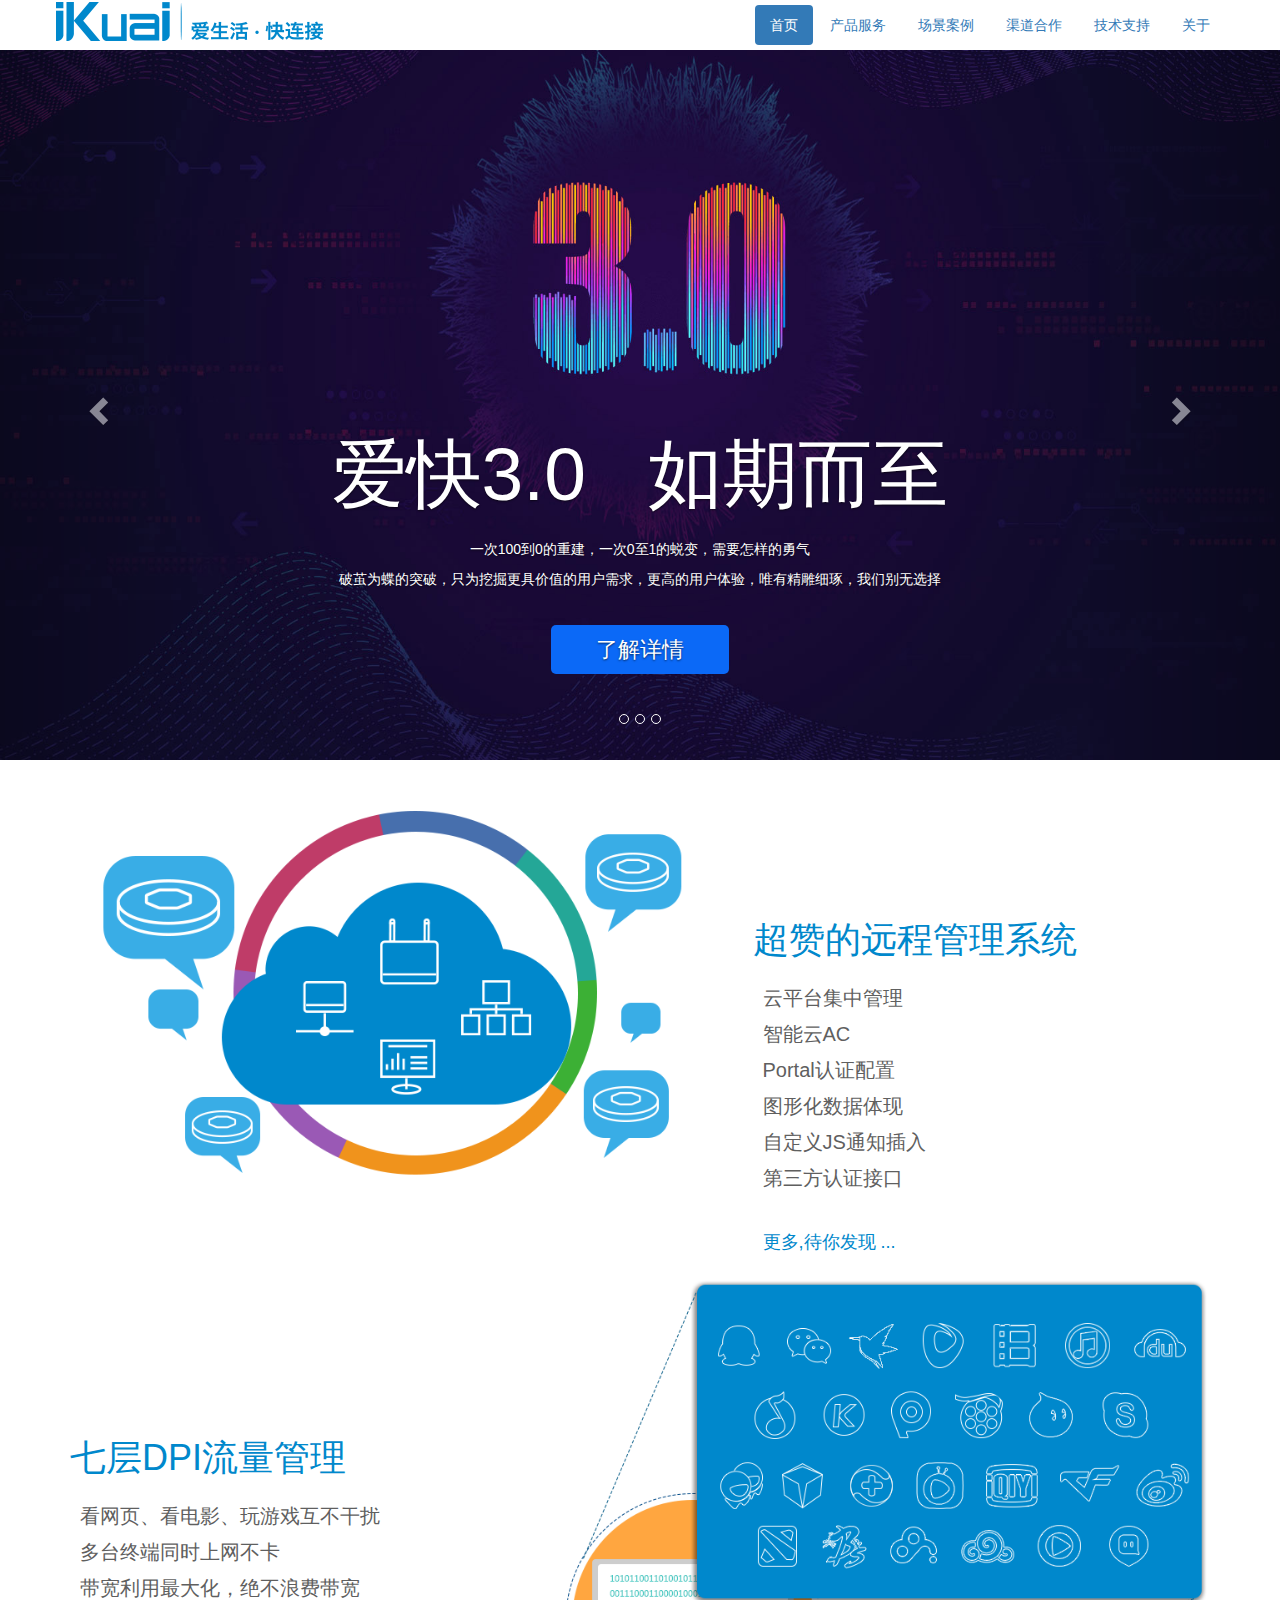
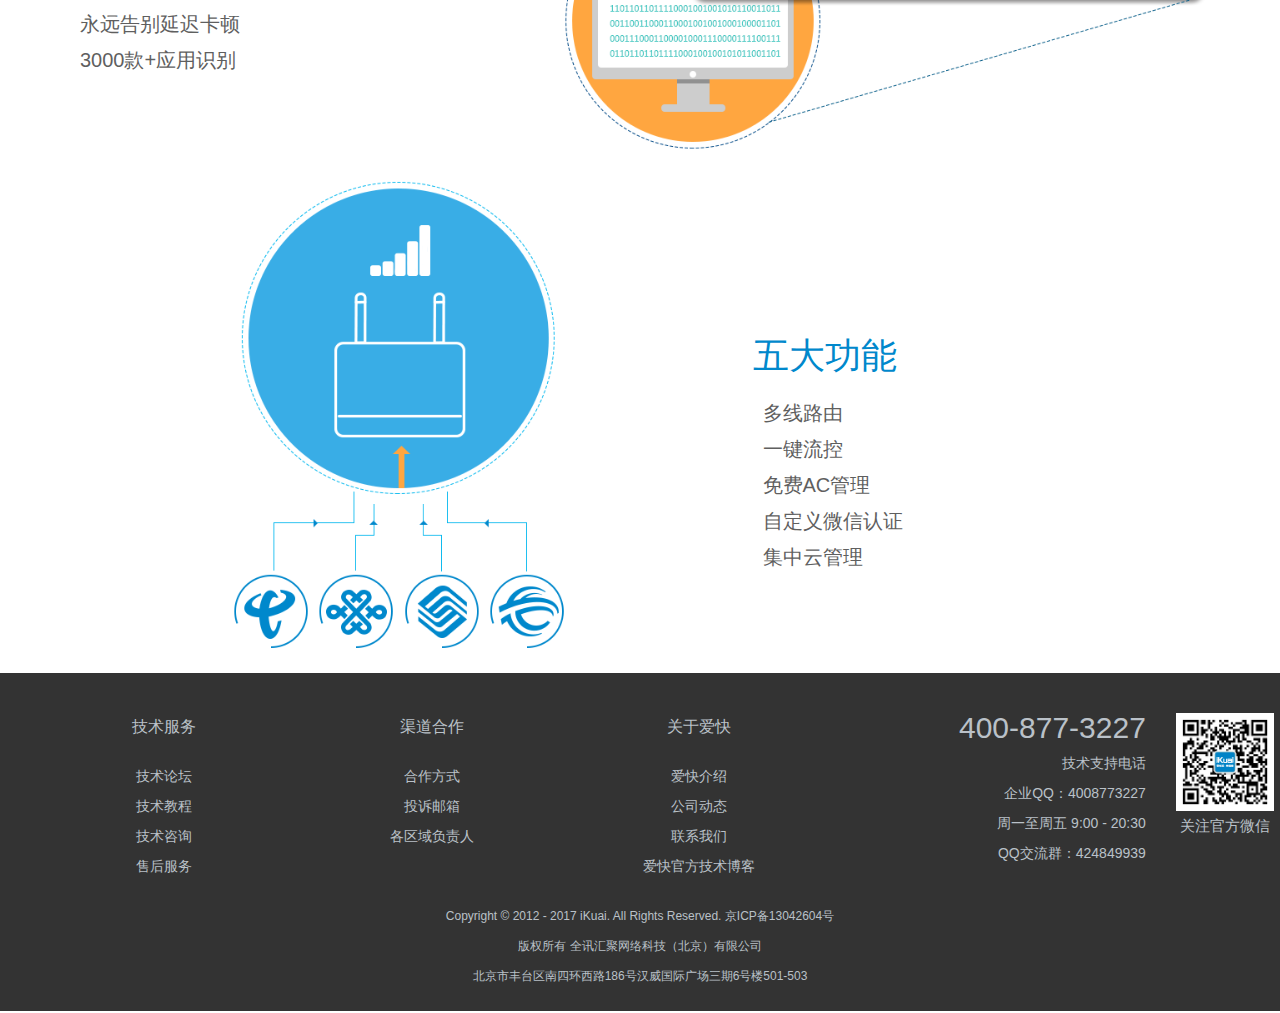
<file: WebContent/template/index.html>
<!DOCTYPE html>
<html>
	<head>
		<meta charset="UTF-8">
		<title>首页</title>
		<!--先引用jq在引用bootstrap-->
		<link rel="stylesheet" href="../assets/bootstrap/css/bootstrap.min.css" />
		<script type="text/javascript" src="../assets/bootstrap/js/jquery-1.11.1.min.js"></script>
		<link rel="stylesheet" href="../assets/bootstrap/css/style.css" />
		<script type="text/javascript" src="../assets/bootstrap/js/bootstrap.min.js"></script>
	</head>
	<body>
		
		<!--导航-->
		<div class="head_iframe">
			<iframe align="center" width="100%" height="50px" src="head.html" frameborder="no" marginwidth="0" marginheight="0" scrolling="no"></iframe>
		</div>
		<!--     轮播图        -->
		<div class="container img_box">
			<!--
				carousel:轮播图
				slide:滑动
			-->
			<div class="carousel slide" id="my-carousel" data-ride="carousel">
				<!--
					游标点
					carousel-indicators:游标样式
				-->
				<ol class="carousel-indicators">
					<!-- 通过调用carousel js函数或者通过一些属性处理来实现
						data-target:指定对应的轮播组件的id
						#my-carousel:选择器语法，对应ID选择器，表示找到id为my-carousel的元素
						data-slide-to:指定对应的图片索引号，索引号从0开始
					-->
					<li data-target="#my-carousel" data-slide-to="0"></li>
					<li data-target="#my-carousel" data-slide-to="1"></li>
					<li data-target="#my-carousel" data-slide-to="2"></li>
				</ol>
				<!--  
					轮播图片
					carousel-inner:图片的样式处理，会将对应的轮播图片放入一个dic中切换显示
					item:轮播图
					carousel-caption:图片上的标题处理
					active:激活图片显示
				  -->
				<div class="carousel-inner" role="listbox">
					
					<div class="item  active">
						<img src="../assets/img/03_dem_01.jpg" />
						<div class="carousel-caption">
							<p class="listbox_caption">爱快3.0&nbsp;&nbsp;&nbsp;如期而至</p>
							<p>一次100到0的重建，一次0至1的蜕变，需要怎样的勇气</p>
							<p>破茧为蝶的突破，只为挖掘更具价值的用户需求，更高的用户体验，唯有精雕细琢，我们别无选择</p>
							<div class="go_detail">
								<a href="#">了解详情</a>
							</div>
						</div>
					</div>
					
					<div class="item">
						<img src="../assets/img/02_background_2.jpg" />
						
					</div>

					<div class="item">
						<img src="../assets/img/lunbo1.png" />
						
					</div>
				</div>
				<!--
					左右切换
					1.添加a链接，并增加样式
					2.字体图标使用规则：1.添加span 实现字体图标<>
					data-slide函数的数据处理prev  next
				-->
				<a class="left carousel-control" href="#my-carousel" role="button" data-slide="prev">
					<span class="glyphicon glyphicon-chevron-left"></span>
					<span class="sr-only">Previous</span>
				</a>
				<a class="right carousel-control" href="#my-carousel" role="button" data-slide="next">
					<span class="glyphicon glyphicon-chevron-right"></span>
					<span class="sr-only">Next</span>
				</a>
			</div>
		</div>
		
		
		<!--   产品      -->
		<div class="container product">
			<div class="row item">
				<div class="col-md-7">
					<img class="img-responsive" src="../assets/img/29_indexB-img04.png" /><br />
				</div>
				<div class="col-md-5 pro_txt">
					<h3>超赞的远程管理系统</h3>
					<p>
                   	 云平台集中管理
                    <br/>智能云AC
                    <br/>Portal认证配置
                    <br/>图形化数据体现
                    <br/>自定义JS通知插入
                    <br/>第三方认证接口
               	  </p>
                  <p style=" font-size:18px; color:#0088cc;">更多,待你发现 ...</p>
				</div>
			</div>
			
			<div class="row item pro_bag">
				<div class="col-md-5 pro_txt">
					<h3>七层DPI流量管理</h3>
					 <p>
                    	看网页、看电影、玩游戏互不干扰<br>
						多台终端同时上网不卡<br>
						带宽利用最大化，绝不浪费带宽<br>
						永远告别延迟卡顿<br>
						3000款+应用识别<br>
                  	</p>
				</div>
				<div class="col-md-7">
					<img class="img-responsive" src="../assets/img/30_indexB-img01.png" /><br />
				</div>
			</div>
			
			<div class="row item">
				<div class="col-md-7">
					<img class="img-responsive" src="../assets/img/31_indexB-img02.png" /><br />
				</div>
				<div class="col-md-5 pro_txt">
					<h3>五大功能</h3>
					 <p>
                    	多线路由<br>
						一键流控<br>
						免费AC管理<br>
						自定义微信认证<br>
						集中云管理
                  	</p>
				</div>
			</div>
			
		</div>
		
		
		
		<!--尾部-->
        <iframe align="center" width="100%" height="340px" src="foot.html"  frameborder="no" marginwidth="0" marginheight="0" scrolling="no"></iframe>
   		
	</body>
</html>
</file>
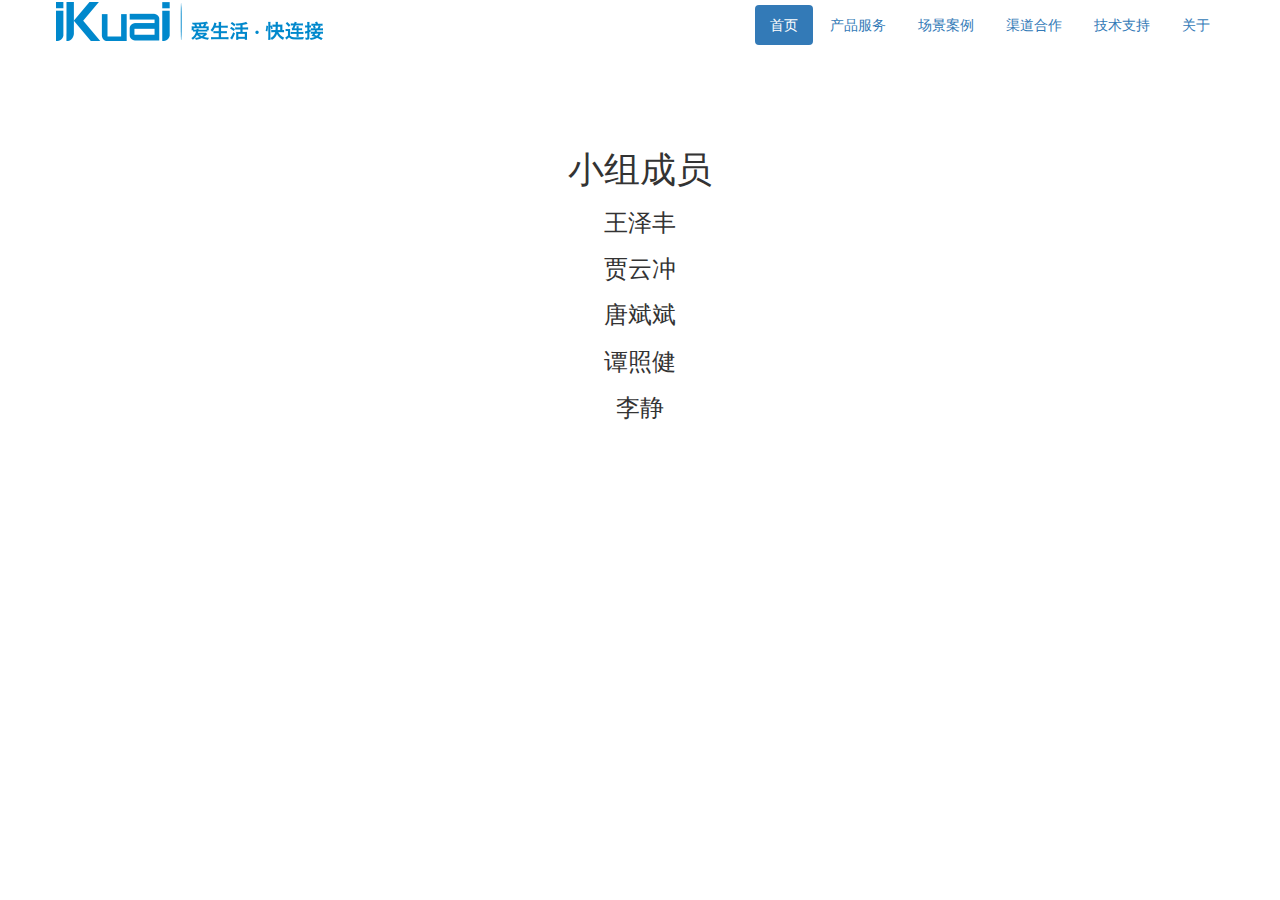
<file: WebContent/template/about.html>
<!DOCTYPE html>
<html>
	<head>
		<meta charset="UTF-8">
		<title></title>
		<!--先引用jq在引用bootstrap-->
		<link rel="stylesheet" href="../assets/bootstrap/css/bootstrap.min.css" />
		<script type="text/javascript" src="../assets/bootstrap/js/jquery-1.11.1.min.js"></script>
		<link rel="stylesheet" href="../assets/bootstrap/css/style.css" />
		<script type="text/javascript" src="../assets/bootstrap/js/bootstrap.min.js"></script>
	</head>
	<body>
		<!--导航-->
		<div class="head_iframe">
        	<iframe align="center" width="100%" height="50px" src="head.html"  frameborder="no" marginwidth="0" marginheight="0" scrolling="no"></iframe>
   		</div>
		<div align="center" style="margin-top: 100px;">
			<h1>小组成员</h1>
			<h3>王泽丰</h3>
			<h3>贾云冲</h3>
			<h3>唐斌斌</h3>
			<h3>谭照健</h3>
			<h3>李静</h3>
		</div>
	</body>
</html>
</file>
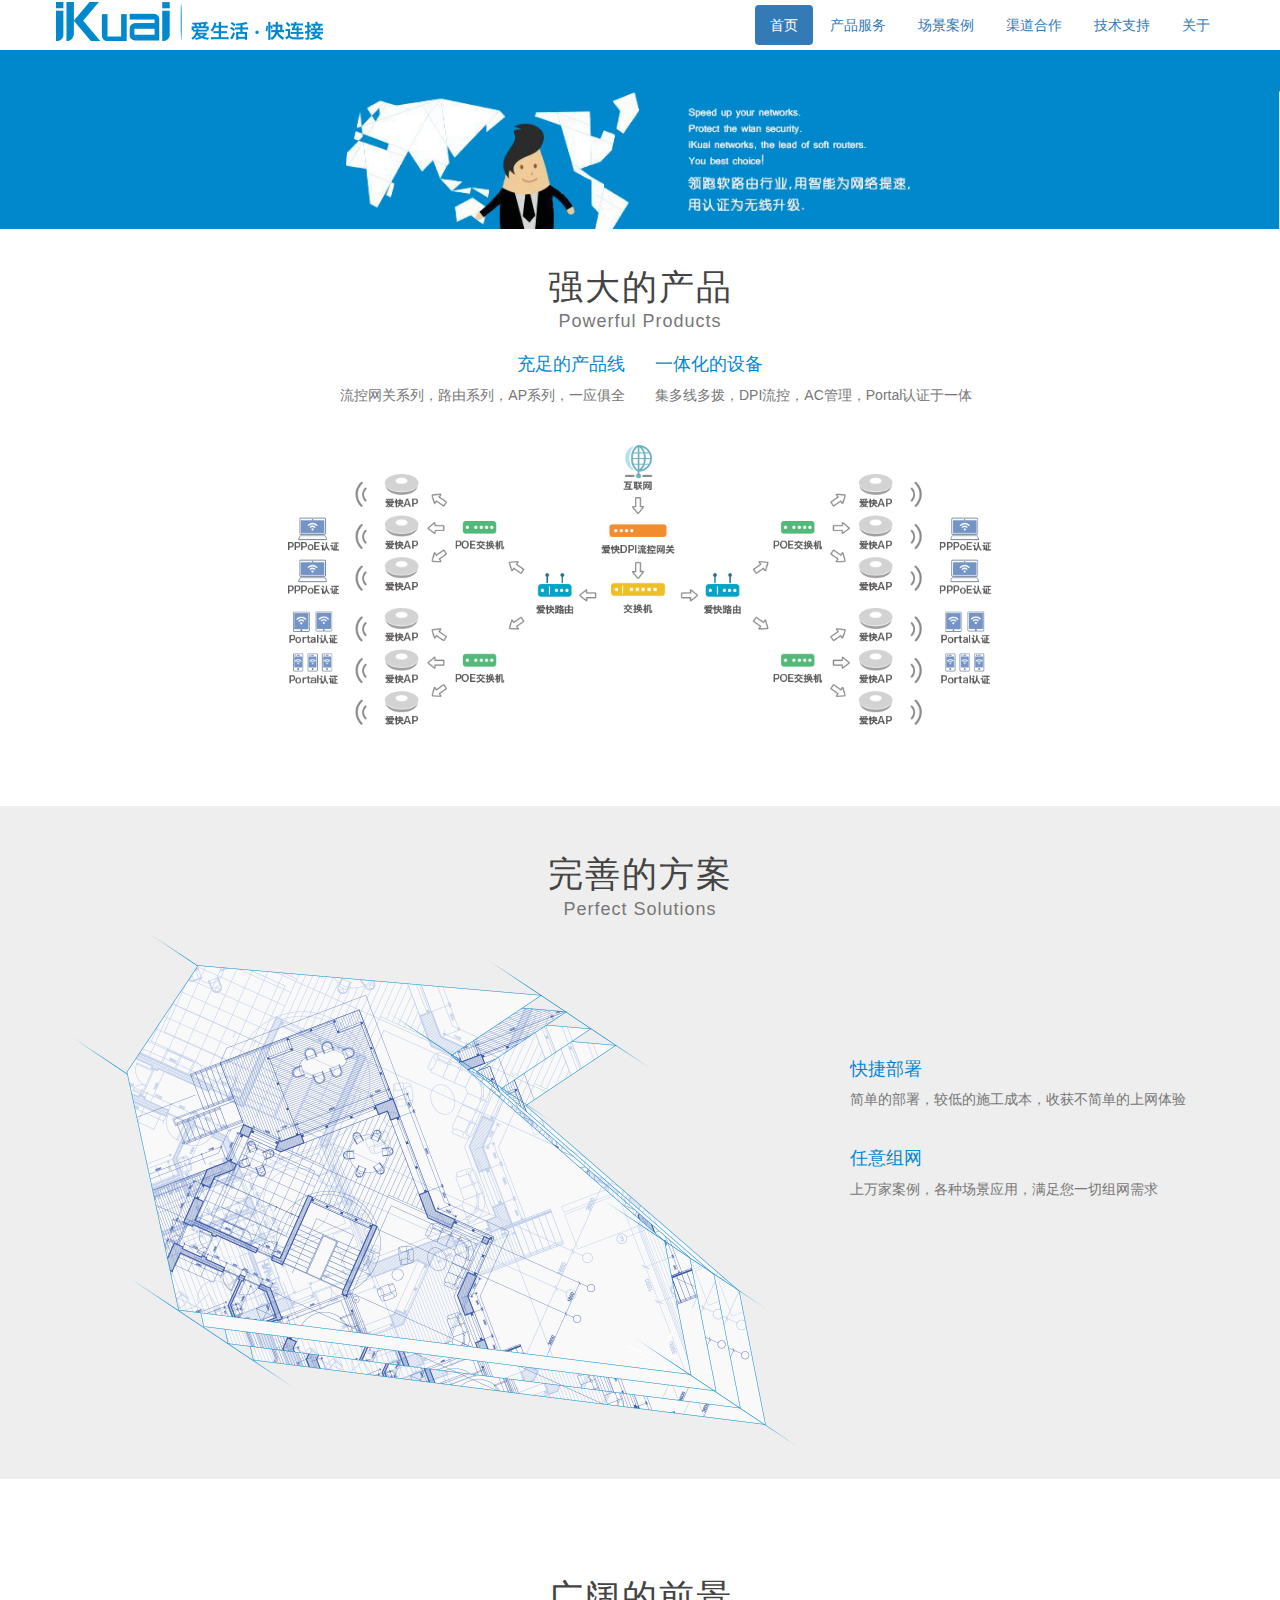
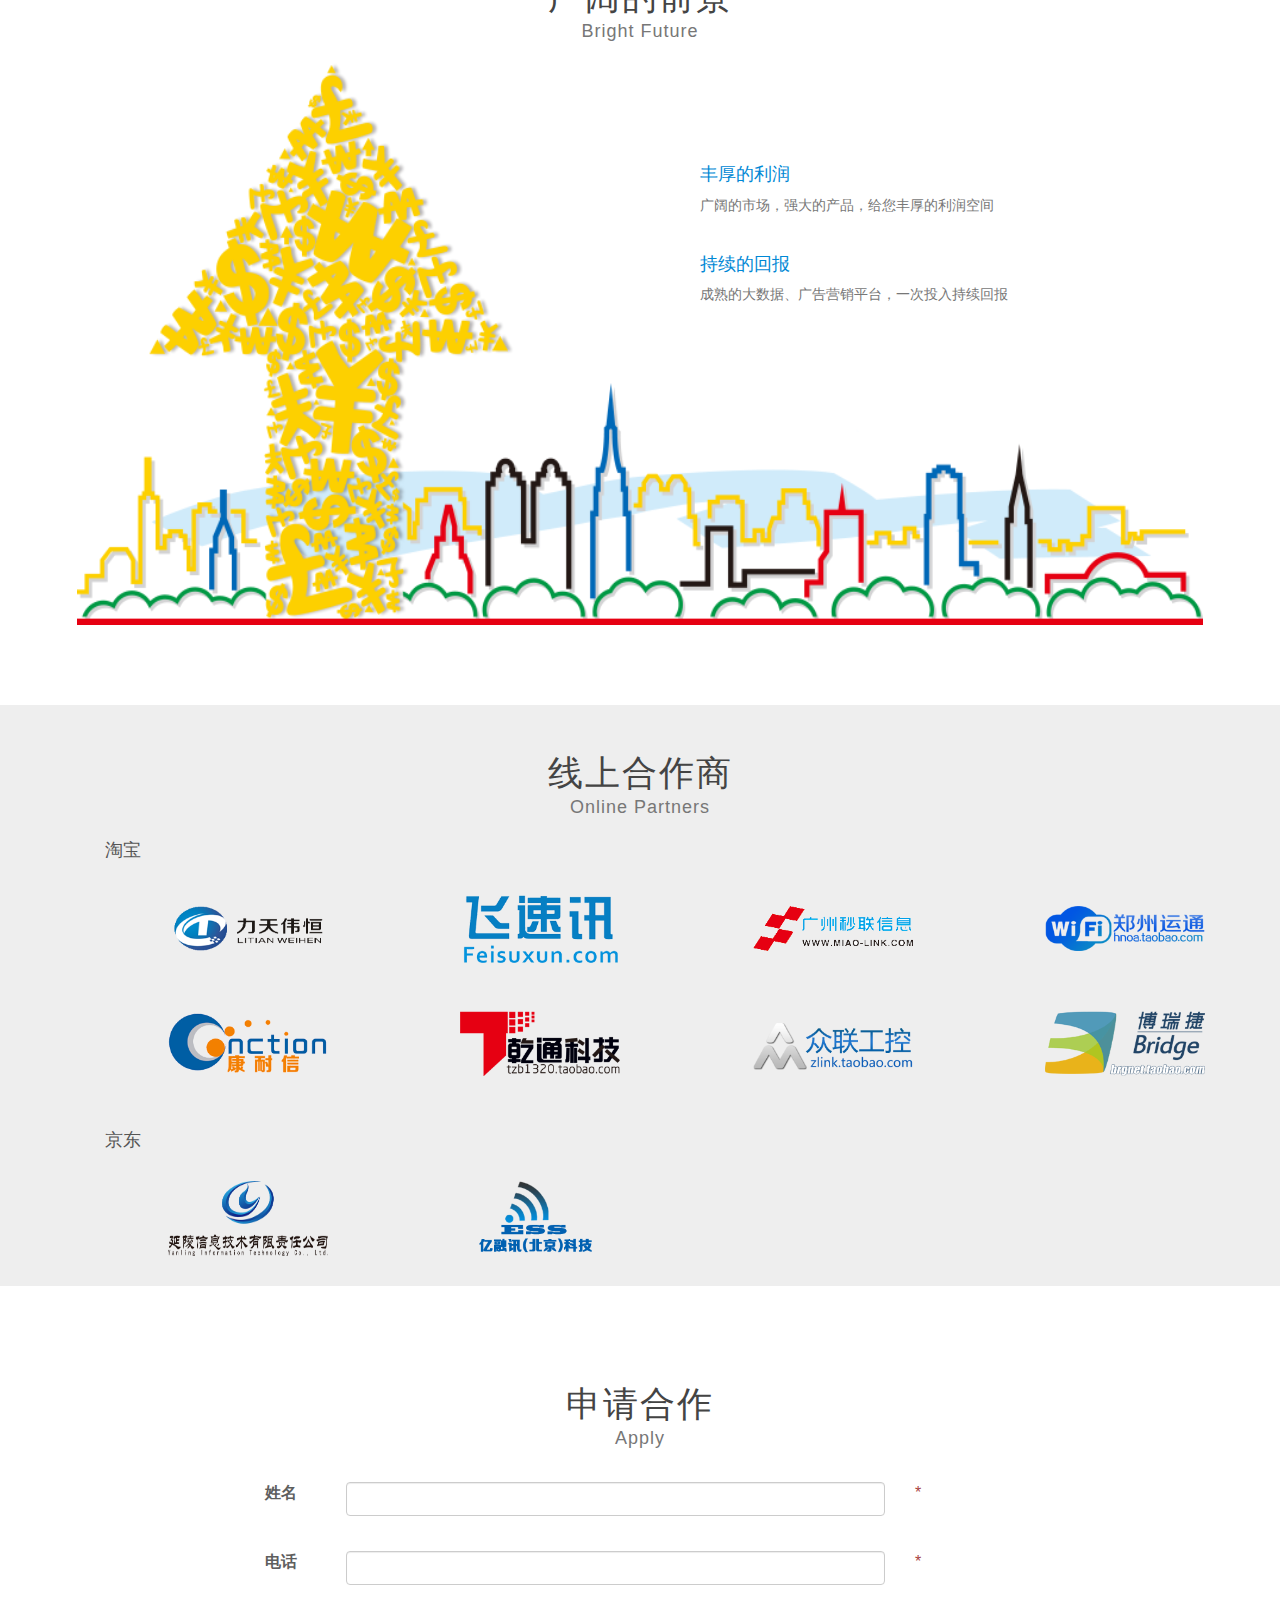
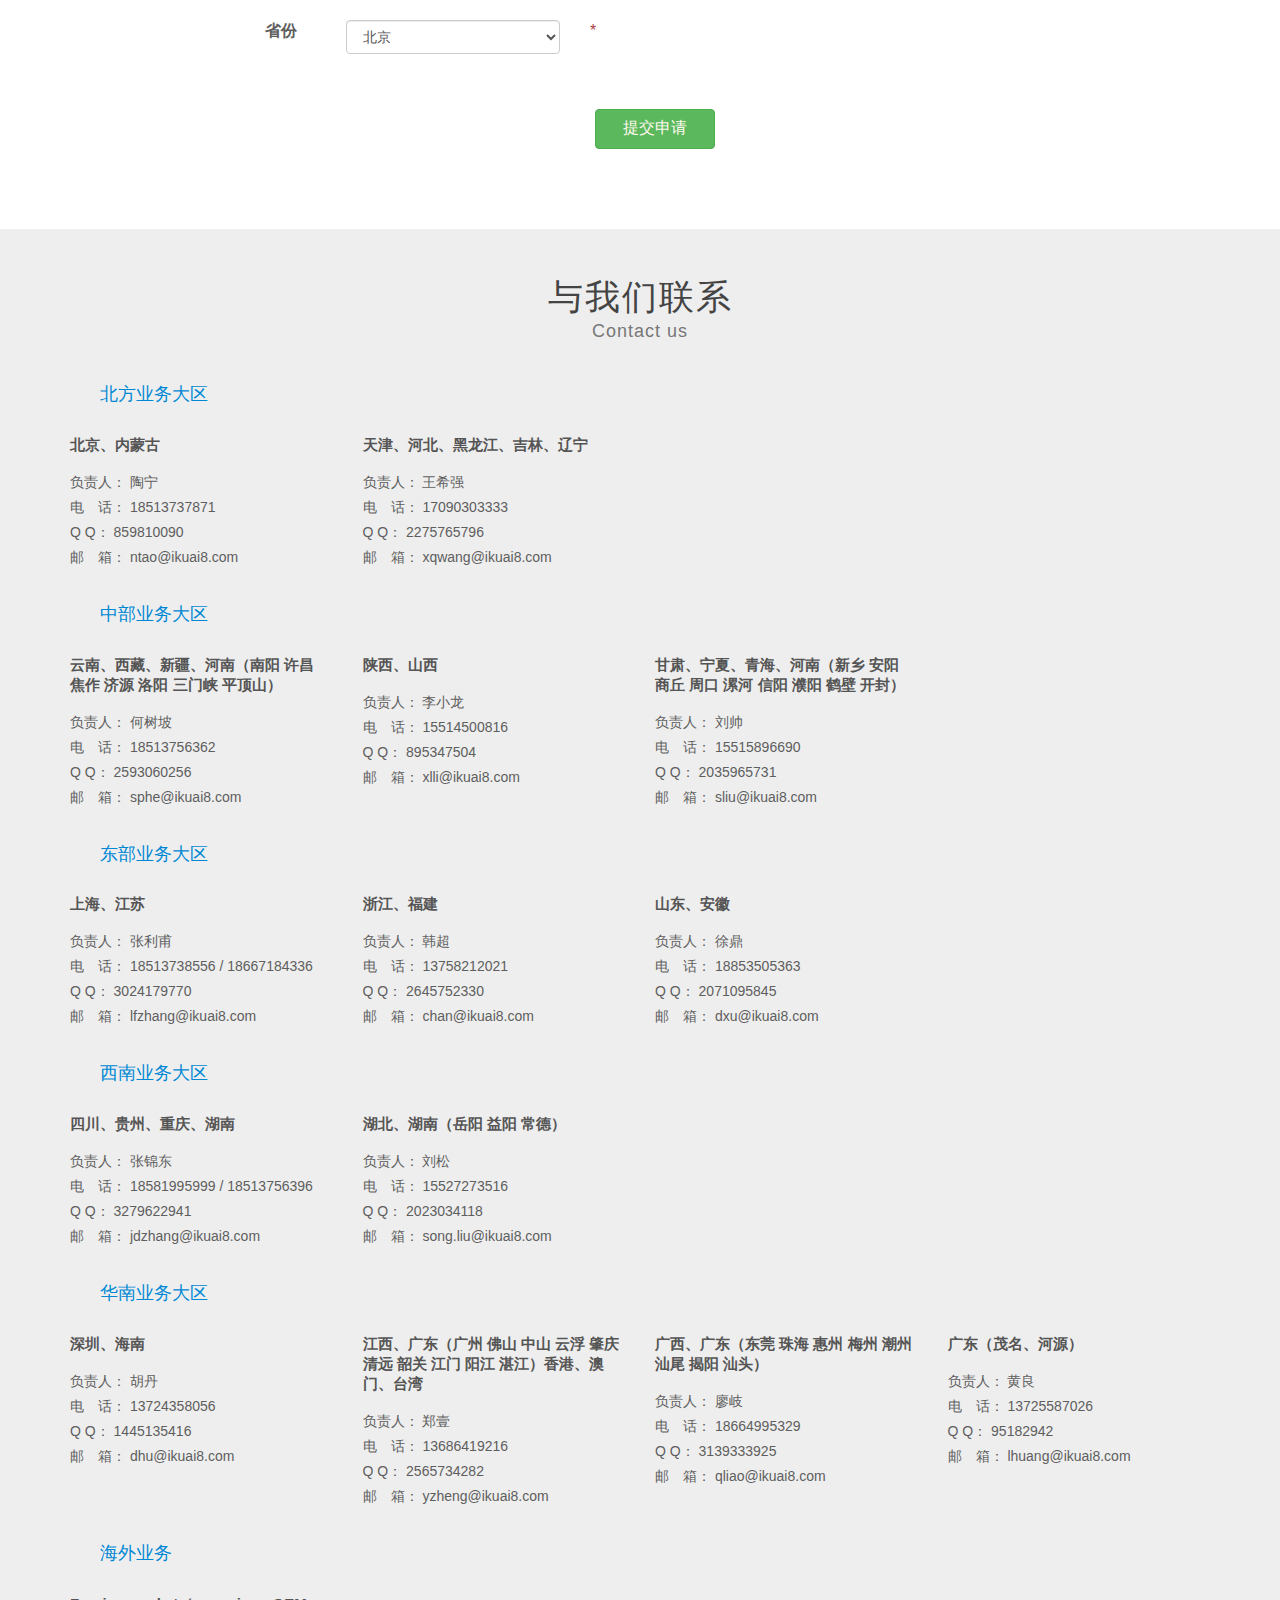
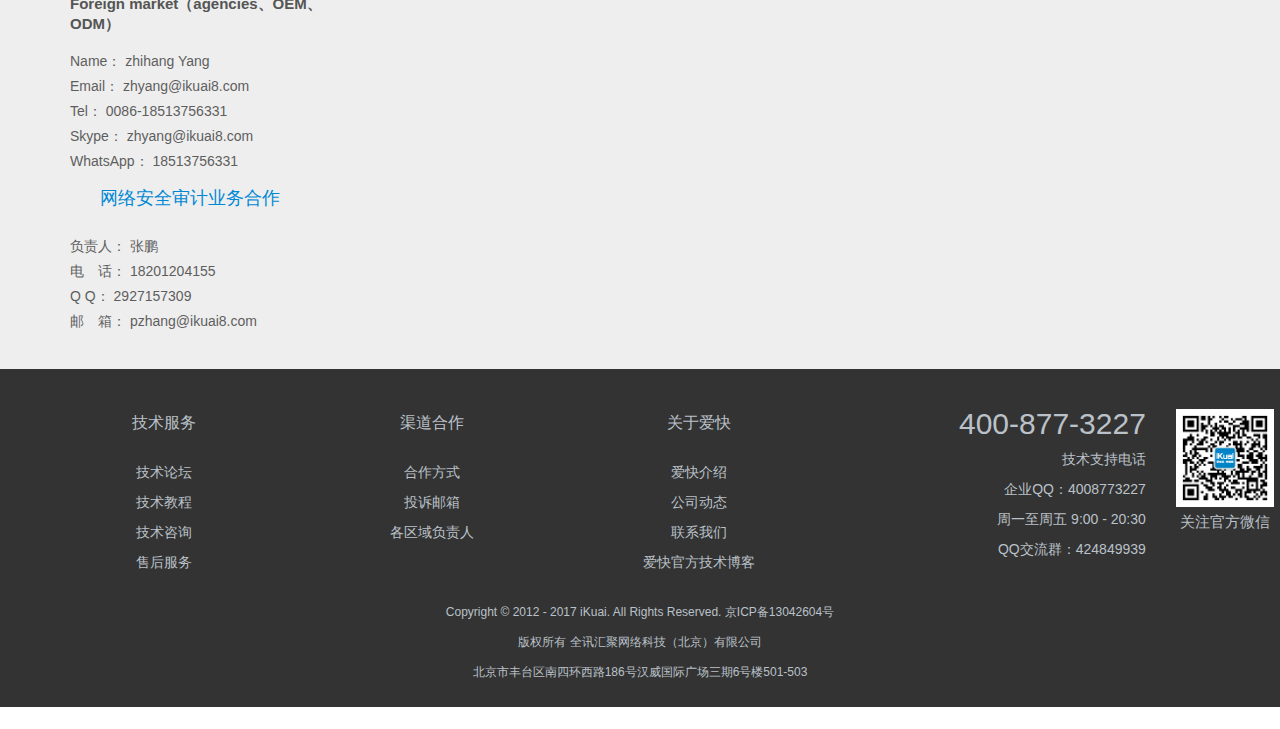
<file: WebContent/template/apply.html>
<!DOCTYPE html>
<html>
	<head>
		<meta charset="UTF-8">
		<title>渠道合作-爱快iKuai</title>
		<!--先引用jq在引用bootstrap-->
		<link rel="stylesheet" href="../assets/bootstrap/css/bootstrap.min.css" />
		<link rel="stylesheet" href="../assets/bootstrap/css/apply.css" />
		<link rel="stylesheet" href="../assets/bootstrap/css/style.css" />
		<script type="text/javascript" src="../assets/bootstrap/js/jquery-1.11.1.min.js"></script>
		<script type="text/javascript" src="../assets/bootstrap/js/bootstrap.min.js"></script>
		<script type="text/javascript" src="../assets/bootstrap/js/bootstrap-select.js"></script>
	</head>
	<body>
		<!--导航栏begin-->
		<div class="head_iframe">
			<iframe align="center" width="100%" height="50px" src="head.html" frameborder="no" marginwidth="0" marginheight="0" scrolling="no"></iframe>
		</div>
			
		<!--导航栏end-->
		<div class="top_img container">
			<div class="row">
				<div class="col-md-12 col-xs-12">
					<img class="img-responsive" src="../assets/img/渠道合作.jpg" />
				</div>
			</div>
		</div>
		<br />
		
		<!--强大的产品-->
		
		<div class="text-center">
			<h1 class="title_h2">强大的产品</h1>
			<p class="title_p">Powerful Products</p>
		</div>
		<div class="cp container">
			<div class="row">
				<div class="col-md-6 col-xs-6">
					<div class="text-right">
						<h4 class="cont_h4">充足的产品线</h4>
						<p class="cont_p">流控网关系列，路由系列，AP系列，一应俱全</p>
					</div>
				</div>
				<div class="col-md-6 col-xs-6">
					<div class="text-left">
						<h4 class="cont_h4">一体化的设备</h4>
						<p class="cont_p">集多线多拨，DPI流控，AC管理，Portal认证于一体</p>
					</div>
				</div>
			</div>
		</div>
		<div class="text-center">
			<img class="cp_cont_img" src="../assets/img/HZS072201A.png" />
		</div>
		<br />
		<br />
		<br />
		<br />
		
		<!--完善的方案-->
		<div class="gray_bc">
			<div class="text-center">
			<h1 class="title_h2">完善的方案</h1>
			<p class="title_p">Perfect Solutions</p>
		</div>
		<div class="container">
			<div class="row">
				<div class="col-md-8 col-xs-8">
					<img class="img-responsive" src="../assets/img/HZS072202A.png" />
				</div>
				<div class="fangan col-md-4 col-xs-4 "><!--垂直居中-->
					<h4 class="cont_h4">快捷部署</h4>
					<p class="cont_p">简单的部署，较低的施工成本，收获不简单的上网体验</p>
					<br />
					<h4 class="cont_h4">任意组网</h4>
					<p class="cont_p">上万家案例，各种场景应用，满足您一切组网需求</p>
				</div>
			</div>
		</div>
		</div>
		
		<br />
		<br />
		<br />
		<br />
		
		<!--广阔的前景-->
		
		<div class="text-center">
			<h1 class="title_h2">广阔的前景</h1>
			<p class="title_p">Bright Future</p>
		</div>
		<div class="qj_bg container">
			<div class="row">
				<div class="qj_cont col-md-6 col-xs-6 col-md-offset-6 col-xs-offset-6">
					<h4 class="cont_h4">丰厚的利润</h4>
					<p class="cont_p">广阔的市场，强大的产品，给您丰厚的利润空间</p>
					<br />
					<h4 class="cont_h4">持续的回报</h4>
					<p class="cont_p">成熟的大数据、广告营销平台，一次投入持续回报</p>
				</div>
				
			</div>
		</div>
		<br />
		<br />
		<br />
		<br />
		
		
		<!--线上合作商-->
		<div class="gray_bc">
			<div class="text-center">
			<h1 class="title_h2">线上合作商</h1>
			<p class="title_p">Online Partners</p>
		</div>
		
		<div class="container">
			
			<!--淘宝-->
			
			<div class="row">
				<div class="hzs_h4 col-md-3">
					<h4>淘宝</h4>
				</div>
			</div>
			<br />
			<div class="row">
				<div class="col-md-2 col-xs-6 col-md-offset-1">
					<div class="text-center">
						<img class="hzs_img img-responsive" src="../assets/img/litianweiheng.png" />
					</div>
				</div>
				<div class="col-md-2 col-xs-6 col-md-offset-1">
					<div class="text-center">
						<img class="hzs_img img-responsive" src="../assets/img/feisuxun.png" />
					</div>
				</div>
				<div class="col-md-2 col-xs-6 col-md-offset-1">
					<div class="text-center">
						<img class="hzs_img img-responsive" src="../assets/img/gongzhou.png" />
					</div>
				</div>
				<div class="col-md-2 col-xs-6 col-md-offset-1">
					<div class="text-center">
						<img class="hzs_img img-responsive" src="../assets/img/hnoa.png" />
					</div>
				</div>
			</div>
			<br />
			<br />
			<div class="row">
				<div class="col-md-2 col-xs-6 col-md-offset-1">
					<div class="text-center">
						<img class="hzs_img img-responsive" src="../assets/img/ncyion.png" />
					</div>
				</div>
				<div class="col-md-2 col-xs-6 col-md-offset-1">
					<div class="text-center">
						<img class="hzs_img img-responsive" src="../assets/img/tzb1320.png" />
					</div>
				</div>
				<div class="col-md-2 col-xs-6 col-md-offset-1">
					<div class="text-center">
						<img class="hzs_img img-responsive" src="../assets/img/zhongliangongkong.png" />
					</div>
				</div>
				<div class="col-md-2 col-xs-6 col-md-offset-1">
					<div class="text-center">
						<img class="hzs_img img-responsive" src="../assets/img/bridgelogo.png" />
					</div>
				</div>
			</div>
			<br />
			<br />
			<!--京东-->
			
			<div class="row">
				<div class="hzs_h4 col-md-3">
					<h4>京东</h4>
				</div>
			</div>
			<br />
			<div class="row">
				<div class="col-md-2 col-xs-6 col-md-offset-1">
					<div class="text-center">
						<img class="hzs_img img-responsive" src="../assets/img/yanling.png" />
					</div>
				</div>
				<div class="col-md-2 col-xs-6 col-md-offset-1">
					<div class="text-center">
						<img class="hzs_img img-responsive" src="../assets/img/webwxgetmsgimg.png" />
					</div>
				</div>
			</div>
		</div>
		</div>
		
		<br />
		<br />
		<br />
		<br />
		
		
		<!--申请合作-->
		
		<div class="text-center">
			<h1 class="title_h2">申请合作</h1>
			<p class="title_p">Apply</p>
		</div>
		<br />
		<div class="container">
			<div class="row">
				<div class="col-md-10 col-md-offset-2 col-xs-10 col-xs-offset-2">
    	 			<form class="sqhz form-horizontal">
    	 				<div class="form-group">
    	 					<label for="form_name" class="col-md-1">姓名</label>
    	 					<div class="col-md-7 col-xs-7">
    	 						<input type="text" class="form-control" id="form_name" />
    	 					</div>
    	 					<div class="col-md-1 col-xs-1 text-left">
    	 						<span class="text-danger">*</span>
    	 					</div>
    	 				</div>
    	 				<br />
    	 				<div class="form-group">
    	 					<label for="form_phone" class="col-md-1">电话</label>
    	 					<div class="col-md-7 col-xs-7">
    	 						<input type="text" class="form-control" id="form_phone" />
    	 					</div>
    	 					<div class="col-md-1 col-xs-1 text-left">
    	 						<span class="text-danger">*</span>
    	 					</div>
    	 				</div>
    	 				<br />
    	 				<div class="form-group">
    	 					<label for="form_pri" class="col-md-1">省份</label>
    	 					<div class="col-md-3 col-xs-3">
    	 						<select id="form_pri" class="form-control">
	    	 						<option selected="selected">北京</option>
	    	 						<option>天津</option>
	    	 						<option>河北</option>
	    	 						<option>山西</option>
	    	 						<option>内蒙古</option>
	    	 						<option>辽宁</option>
	    	 						<option>吉林</option>
	    	 						<option>黑龙江</option>
	    	 						<option>上海</option>
	    	 						<option>江苏</option>
	    	 						<option>浙江</option>
	    	 						<option>安徽</option>
	    	 						<option>福建</option>
	    	 						<option>江西</option>
	    	 						<option>山东</option>
	    	 						<option>河南</option>
	    	 						<option>湖北</option>
	    	 						<option>湖南</option>
	    	 						<option>广东</option>
	    	 						<option>广西</option>
	    	 						<option>海南</option>
	    	 						<option>重庆</option>
	    	 						<option>四川</option>
	    	 						<option>贵州</option>
	    	 						<option>云南</option>
	    	 						<option>西藏</option>
	    	 						<option>陕西</option>
	    	 						<option>甘肃</option>
	    	 						<option>青海</option>
	    	 						<option>宁夏</option>
	    	 						<option>新疆</option>
	    	 						<option>香港</option>
	    	 						<option>澳门</option>
	    	 						<option>台湾</option>
    	 						</select>
    	 					</div>
    	 					<div class="col-md-1 col-xs-1 text-left">
    	 						<span class="text-danger">*</span>
    	 					</div>
    	 				</div>
    	 				<br />
    	 				<br />
    	 				<div class="col-md-6 col-md-offset-4 col-xs-6 col-xs-offset-4">
    	 					<button class="btn btn-success">提交申请</button>
    	 				</div>
    	 			</form>
    	 		</div>
			</div>
		</div>
		<br />
		<br />
		<br />
		<br />
		
		
		<!--与我们联系-->
		<div class="gray_bc">
			<div class="text-center">
				<h1 class="title_h2">与我们联系</h1>
				<p class="title_p">Contact us</p>
			</div>
			<br />
			<h4 class="contact_h4">北方业务大区</h4><br />
			<div class="contact_div container">
				<div class="row">
					<div class="col-md-3">
						<strong>北京、内蒙古</strong>
						<br /><br />
						<p>负责人：	陶宁</p>
						<p>电　话：	18513737871</p>
						<p>  Q Q：	859810090</p>
						<p>邮　箱：	ntao@ikuai8.com</p>
					</div>
					<div class="col-md-3">
						<strong>天津、河北、黑龙江、吉林、辽宁</strong>
						<br /><br />
						<p>负责人：	王希强</p>
						<p>电　话：	17090303333</p>
						<p>  Q Q：	2275765796</p>
						<p>邮　箱：	xqwang@ikuai8.com</p>
					</div>
				</div>
			</div>
			<br />
			<h4 class="contact_h4">中部业务大区</h4><br />
			<div class="contact_div container">
				<div class="row">
					<div class="col-md-3">
						<strong>云南、西藏、新疆、河南（南阳 许昌 焦作 济源 洛阳 三门峡 平顶山）</strong>
						<br /><br />
						<p>负责人：	何树坡</p>
						<p>电　话：	18513756362</p>
						<p>  Q Q：	2593060256</p>
						<p>邮　箱：	sphe@ikuai8.com</p>
					</div>
					<div class="col-md-3">
						<strong>陕西、山西</strong>
						<br /><br />
						<p>负责人：	李小龙</p>
						<p>电　话：	15514500816</p>
						<p>  Q Q：	895347504</p>
						<p>邮　箱：	xlli@ikuai8.com</p>
					</div>
					<div class="col-md-3">
						<strong>甘肃、宁夏、青海、河南（新乡 安阳 商丘 周口 漯河 信阳 濮阳 鹤壁 开封）</strong>
						<br /><br />
						<p>负责人：	刘帅</p>
						<p>电　话：	15515896690</p>
						<p>  Q Q：	2035965731</p>
						<p>邮　箱：	sliu@ikuai8.com</p>
					</div>
				</div>
			</div>
			<br />
			<h4 class="contact_h4">东部业务大区</h4><br />
			<div class="contact_div container">
				<div class="row">
					<div class="col-md-3">
						<strong>上海、江苏</strong>
						<br /><br />
						<p>负责人：	张利甫</p>
						<p>电　话：	18513738556 / 18667184336</p>
						<p>  Q Q：	3024179770</p>
						<p>邮　箱：	lfzhang@ikuai8.com</p>
					</div>
					<div class="col-md-3">
						<strong>浙江、福建</strong>
						<br /><br />
						<p>负责人：	韩超</p>
						<p>电　话：	13758212021</p>
						<p>  Q Q：	2645752330</p>
						<p>邮　箱：	chan@ikuai8.com</p>
					</div>
					<div class="col-md-3">
						<strong>山东、安徽</strong>
						<br /><br />
						<p>负责人：	徐鼎</p>
						<p>电　话：	18853505363</p>
						<p>  Q Q：	2071095845</p>
						<p>邮　箱：	dxu@ikuai8.com</p>
					</div>
				</div>
			</div>
			<br />
			<h4 class="contact_h4">西南业务大区</h4><br />
			<div class="contact_div container">
				<div class="row">
					<div class="col-md-3">
						<strong>四川、贵州、重庆、湖南</strong>
						<br /><br />
						<p>负责人：	张锦东</p>
						<p>电　话：	18581995999 / 18513756396</p>
						<p>  Q Q：	3279622941</p>
						<p>邮　箱：	jdzhang@ikuai8.com</p>
					</div>
					<div class="col-md-3">
						<strong>湖北、湖南（岳阳 益阳 常德）</strong>
						<br /><br />
						<p>负责人：	刘松</p>
						<p>电　话：	15527273516</p>
						<p>  Q Q：	2023034118</p>
						<p>邮　箱：	song.liu@ikuai8.com</p>
					</div>
				</div>
			</div>
			<br />
			<h4 class="contact_h4">华南业务大区</h4><br />
			<div class="contact_div container">
				<div class="row">
					<div class="col-md-3">
						<strong>深圳、海南</strong>
						<br /><br />
						<p>负责人：	胡丹</p>
						<p>电　话：	13724358056</p>
						<p>  Q Q：	1445135416</p>
						<p>邮　箱：	dhu@ikuai8.com</p>
					</div>
					<div class="col-md-3">
						<strong>江西、广东（广州 佛山  中山  云浮  肇庆  清远  韶关  江门  阳江  湛江）香港、澳门、台湾</strong>
						<br /><br />
						<p>负责人：	郑壹</p>
						<p>电　话：	13686419216</p>
						<p>  Q Q：	2565734282</p>
						<p>邮　箱：	yzheng@ikuai8.com</p>
					</div>
					<div class="col-md-3">
						<strong>广西、广东（东莞  珠海  惠州  梅州  潮州  汕尾  揭阳  汕头）</strong>
						<br /><br />
						<p>负责人：	廖岐</p>
						<p>电　话：	18664995329</p>
						<p>  Q Q：	3139333925</p>
						<p>邮　箱：	qliao@ikuai8.com</p>
					</div>
					<div class="col-md-3">
						<strong>广东（茂名、河源）</strong>
						<br /><br />
						<p>负责人：	黄良</p>
						<p>电　话：	13725587026</p>
						<p>  Q Q：	95182942</p>
						<p>邮　箱：	lhuang@ikuai8.com</p>
					</div>
				</div>
			</div>
			<br />
			<h4 class="contact_h4">海外业务</h4><br />
			<div class="contact_div container">
				<div class="row">
					<div class="col-md-3">
						<strong>Foreign market（agencies、OEM、ODM）</strong>
						<br /><br />
						<p>Name：	zhihang Yang</p>
						<p>Email：	zhyang@ikuai8.com</p>
						<p>Tel：	0086-18513756331</p>
						<p>Skype：	zhyang@ikuai8.com</p>
						<p>WhatsApp：	18513756331</p>
					</div>
				</div>
			</div>
			<h4 class="contact_h4">网络安全审计业务合作</h4><br />
			<div class="contact_div container">
				<div class="row">
					<div class="col-md-3">
						<p>负责人：	张鹏</p>
						<p>电　话：	18201204155</p>
						<p>   Q Q：	2927157309</p>
						<p>邮　箱：	pzhang@ikuai8.com</p>
					</div>
				</div>
			</div>
	</div>	
	
	<!--尾部-->
        <iframe align="center" width="100%" height="360px" src="foot.html"  frameborder="no" marginwidth="0" marginheight="0" scrolling="no"></iframe>
	</body>
</html>
</file>
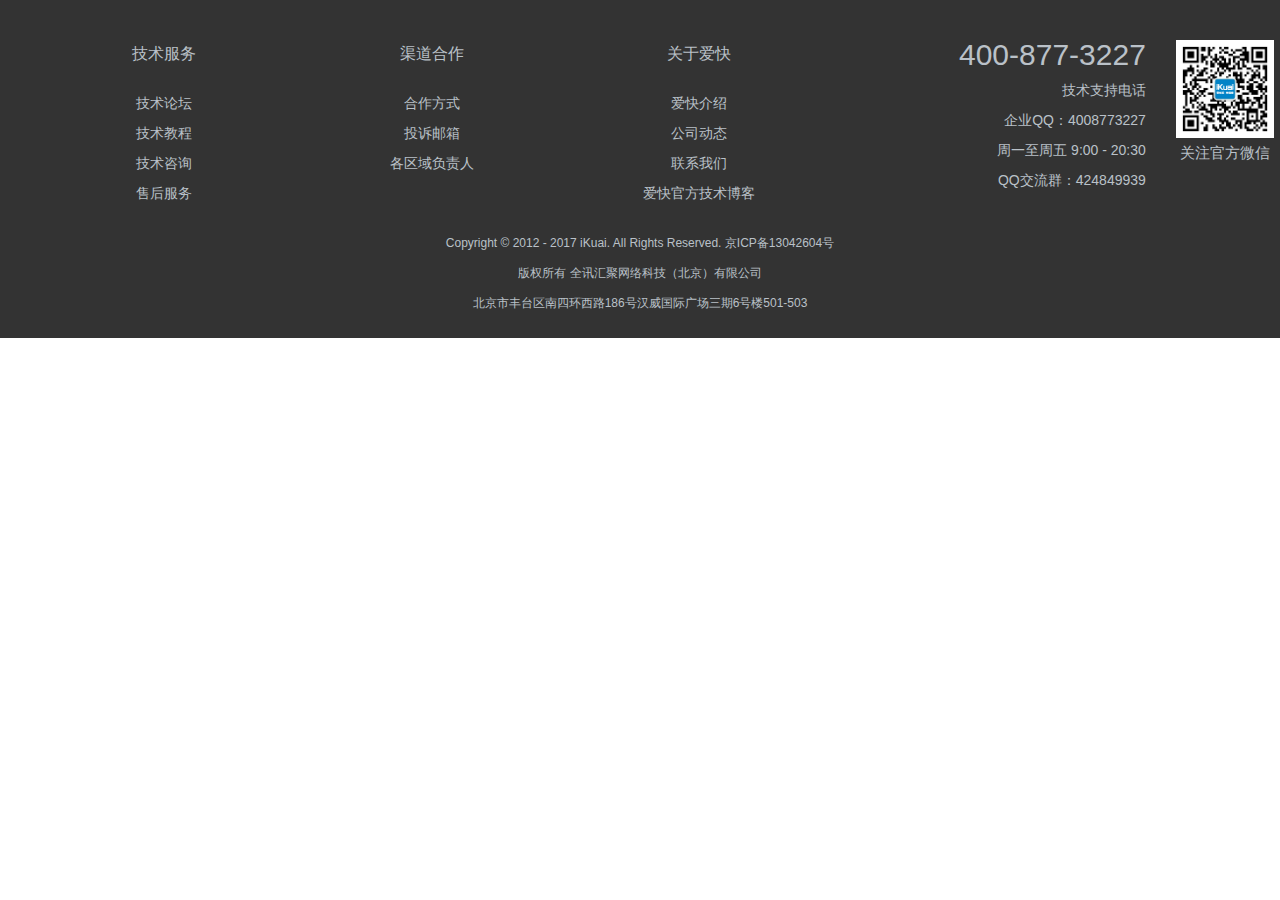
<file: WebContent/template/foot.html>
<!DOCTYPE html>
<html>

	<head>
		<meta charset="UTF-8">
		<title></title>
		<!--先引用jq在引用bootstrap-->
		<link rel="stylesheet" href="../assets/bootstrap/css/bootstrap.min.css" />
		<script type="text/javascript" src="../assets/bootstrap/js/jquery-1.11.1.min.js"></script>
		<link rel="stylesheet" href="../assets/bootstrap/css/style.css" />
		<script type="text/javascript" src="../assets/bootstrap/js/bootstrap.min.js"></script>
	</head>

	<body>
		<!--  尾部   -->
		
		<!--footer-->
		<div class="footer">
			<div class="container-fluid">
				<div class="row-fluid show-grid">
					<div class="col-sm-8 col-md-7 col-lg-8 clearfix">
						<div class="col-xs-4 col-md-4 ">
							<div class="footer-guild">
								<h6>技术服务</h6>
								<p><a href="#3">技术论坛</a></p>
								<p><a href="#">技术教程</a></p>
								<p><a href="#">技术咨询</a></p>
								<p><a href="#">售后服务</a></p>

							</div>
						</div>

						<div class="col-xs-4 col-md-4">
							<div class="footer-guild">
								<h6>渠道合作</h6>
								<p><a href="#">合作方式</a></p>
								<p><a href="#">投诉邮箱</a></p>
								<p><a href="#">各区域负责人</a></p>
							</div>
						</div>

						<div class="col-xs-4 col-md-4">
							<div class="footer-guild">
								<h6>关于爱快</h6>
								<p><a href="#">爱快介绍</a></p>
								<p><a href="#">公司动态</a></p>
								<p><a href="#">联系我们</a></p>
								<p><a href="#">爱快官方技术博客</a></p>
							</div>
						</div>
					</div>

					<div class="col-sm-4 col-md-3 col-lg-3">
						<div class="footer-servie">
							<div class="H20"></div>
							<h2 style="line-height:30px; font-weight:normal;">400-877-3227</h2>
							<p style="line-height:20px;">技术支持电话</p>
							<div class="H10">&nbsp;</div>
							<p style="line-height:20px;">企业QQ：4008773227</p>
							<div class="H10">&nbsp;</div>
							<p style="line-height:20px;">周一至周五&nbsp;9:00 - 20:30</p>
							<div class="H10">&nbsp;</div>
							<p style="line-height:20px;">QQ交流群：424849939</p>
						</div>
					</div>
					<div class="col-sm-12 col-md-2 col-lg-1">
						<div class="footer-wecha">
							<div class="H20"></div>
							<img style=" width:98px;" src="../assets/img/qrCode.png" />
							<!--<p style="font-size:15px; background-color: #C9302C;">关注微信</p>-->
							<div style="width: 98px; font-size: 15px;">关注官方微信</div>
						</div>
					</div>

					<div class="col-md-12">
						<div class="footer-copyright">
							<span>Copyright © 2012 - 2017 iKuai. All Rights Reserved. </span>
							<span> 京ICP备13042604号</span>
							<br />
							<span>版权所有 全讯汇聚网络科技（北京）有限公司</span>
					<br>北京市丰台区南四环西路186号汉威国际广场三期6号楼501-503
                </div>
            </div>

		</div>
	</div>
</div>
	
<!--footer-end--> 
	</body>
</html>
</file>
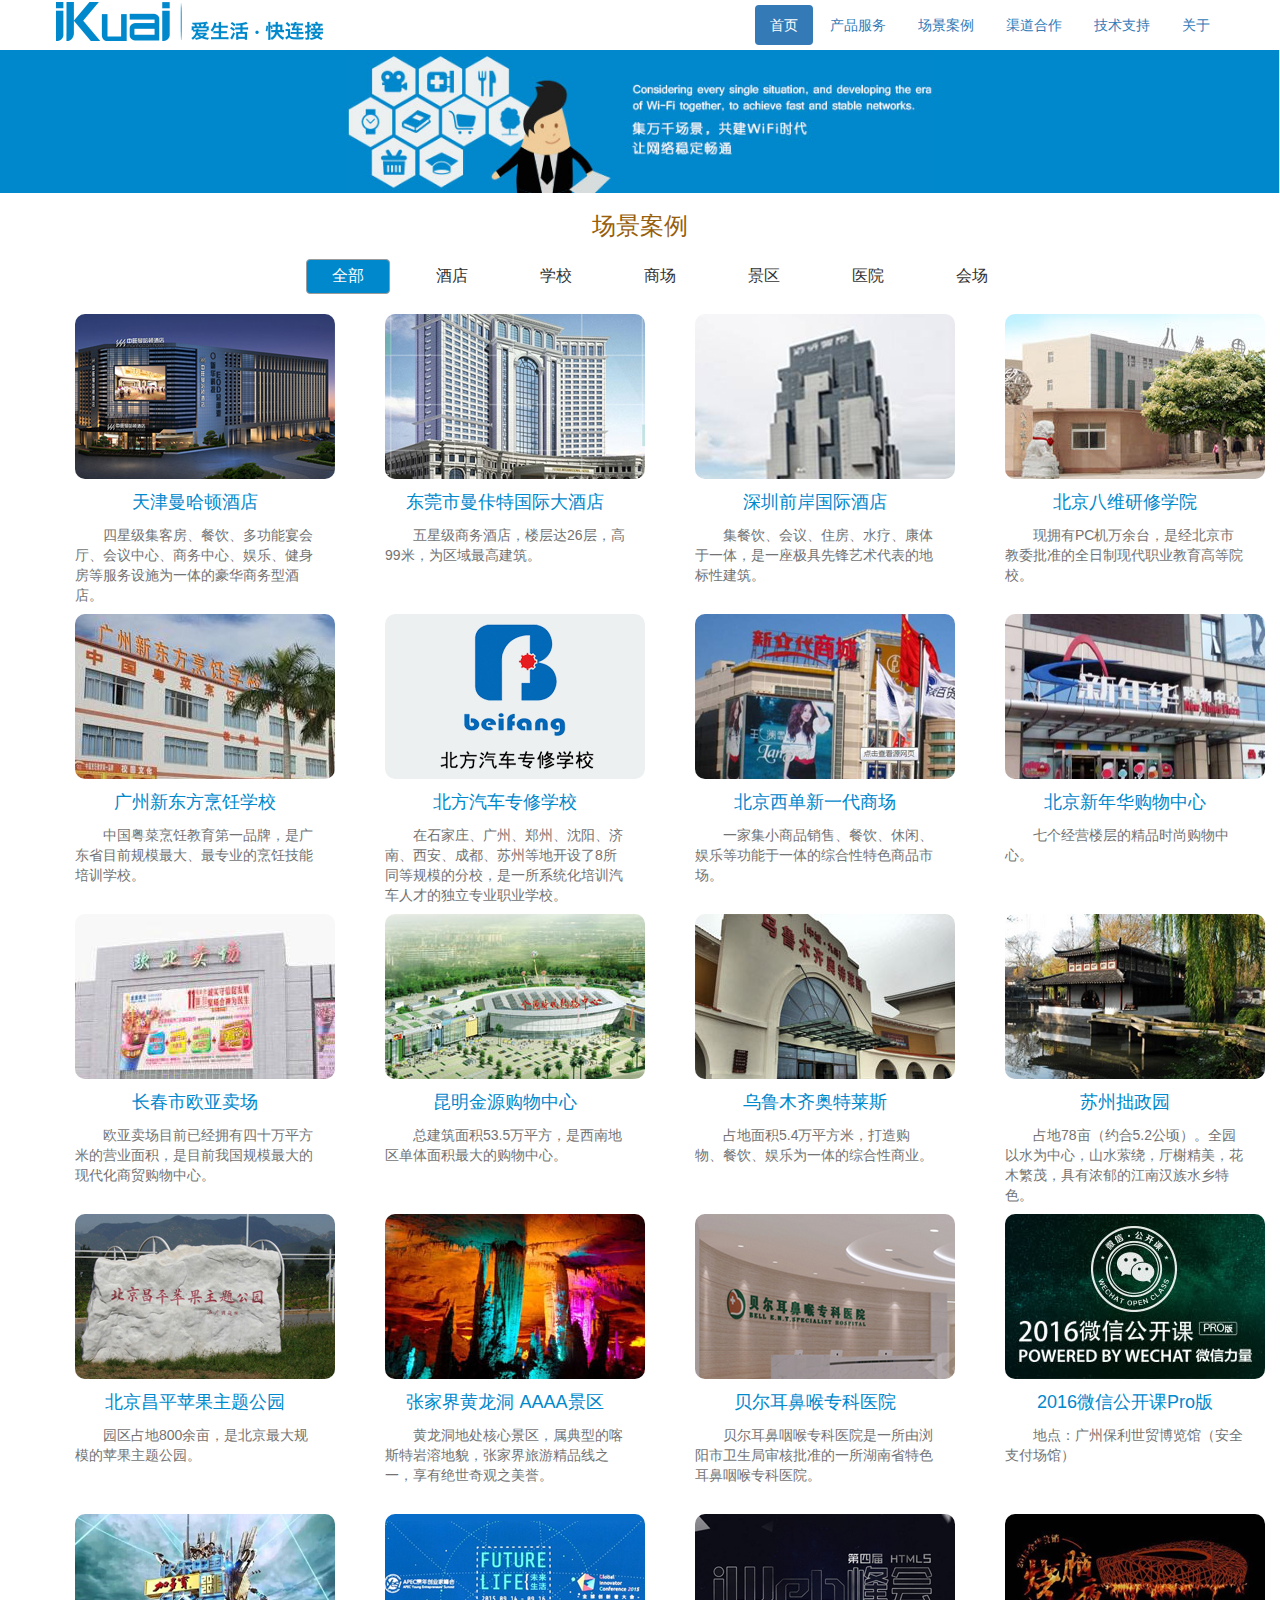
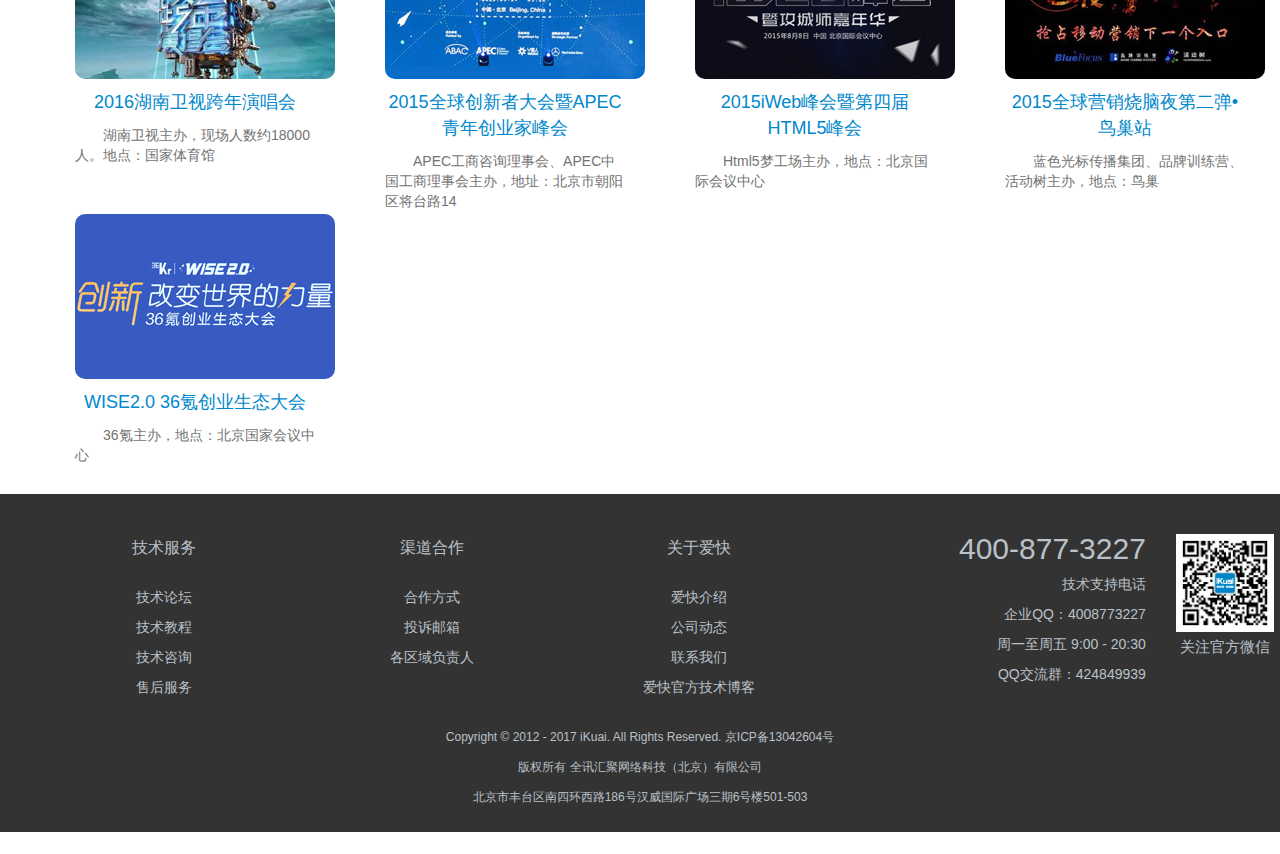
<file: WebContent/template/mycase.html>
<!DOCTYPE html>
<html>

	<head>
		<meta charset="UTF-8">
		<title>场景案例</title>
		<!--引入bookstrap的css文件里面第一了很多的css样式规则-->
		<link rel="stylesheet" href="../assets/bootstrap/css/bootstrap.min.css" />

		<!--boosstrap的js功能是通过jquery框架实现的，所以需要先引入该框架-->
		<script type="text/javascript" src="../assets/bootstrap/js/jquery-1.11.1.min.js"></script>
		<script type="text/javascript" src="../assets/bootstrap/js/bootstrap.min.js"></script>
		<script type="text/javascript" src="../assets/bootstrap/js/mycase.js"></script>
		<link rel="stylesheet" href="../assets/bootstrap/css/style.css" />
		<link rel="stylesheet" href="../assets/bootstrap/css/mycase.css" />
		
	</head>

	<body class="body">
			<div class="head_iframe">
				<iframe align="center" width="100%" height="50px" src="head.html" frameborder="no" marginwidth="0" marginheight="0" scrolling="no"></iframe>
			</div>
		<div class="main">
			<img src="../assets/img/logo.PNG" class="img-responsive" />
		</div>

		<!--
			标题
        -->
		<div class="middle">
			<div class="middle main">
				<h3 class="note">场景案例</h3>
			</div>
			<!--
				模块的布局
            -->

			<div class="middle title">
				<ul class="example">
					<li class="pitch">全部</li>
					<li>酒店</li>
					<li>学校</li>
					<li>商场</li>
					<li>景区</li>
					<li>医院</li>
					<li>会场</li>
				</ul>

				<!--全部-->

				<ul id="example-1" class="example-list">
					<!--酒店-->
					<li class="col-xs-12 col-sm-3 col-md-3">
						<div class="example-box">
							<img class="example-img" src="../assets/img/example-1-001.jpg"="天津曼哈顿酒店" />
							<h3 class="example-h3">天津曼哈顿酒店</h3>
							<p class="example-p">四星级集客房、餐饮、多功能宴会厅、会议中心、商务中心、娱乐、健身房等服务设施为一体的豪华商务型酒店。</p>
						</div>
					</li>
					<li class="col-xs-12 col-sm-3 col-md-3">
						<div class="example-box">
							<img class="example-img" src="../assets/img/example-1-002.jpg" alt="东莞市曼佧特国际大酒店" />
							<h3 class="example-h3">东莞市曼佧特国际大酒店</h3>
							<p class="example-p">五星级商务酒店，楼层达26层，高99米，为区域最高建筑。</p>
						</div>
					</li>
					<li class="col-xs-12 col-sm-3 col-md-3">
						<div class="example-box">
							<img class="example-img" src="../assets/img/example-1-003.jpg" alt="深圳前岸国际酒店" />
							<h3 class="example-h3">深圳前岸国际酒店</h3>
							<p class="example-p">集餐饮、会议、住房、水疗、康体于一体，是一座极具先锋艺术代表的地标性建筑。</p>
						</div>
					</li>

					<!--学校-->
					<li class="col-xs-12 col-sm-3 col-md-3">
						<div class="example-box">
							<img class="example-img" src="../assets/img/example-2-001.jpg" alt="北京八维研修学院" />
							<h3 class="example-h3">北京八维研修学院</h3>
							<p class="example-p">现拥有PC机万余台，是经北京市教委批准的全日制现代职业教育高等院校。</p>
						</div>
					</li>
					<li class="col-xs-12 col-sm-3 col-md-3">
						<div class="example-box">
							<img class="example-img" src="../assets/img/example-2-002.jpg" alt="广州新东方烹饪学校" />
							<h3 class="example-h3">广州新东方烹饪学校</h3>
							<p class="example-p">中国粤菜烹饪教育第一品牌，是广东省目前规模最大、最专业的烹饪技能培训学校。</p>
						</div>
					</li>
					<li class="col-xs-12 col-sm-3 col-md-3">
						<div class="example-box">
							<img class="example-img" src="../assets/img/example-2-003.jpg" alt="北方汽车专修学校" />
							<h3 class="example-h3">北方汽车专修学校</h3>
							<p class="example-p">在石家庄、广州、郑州、沈阳、济南、西安、成都、苏州等地开设了8所同等规模的分校，是一所系统化培训汽车人才的独立专业职业学校。</p>
						</div>
					</li>

					<!--商场-->
					<li class="col-xs-12 col-sm-3 col-md-3">
						<div class="example-box">
							<img class="example-img" src="../assets/img/example-3-001.jpg" alt="北京西单新一代商场" />
							<h3 class="example-h3">北京西单新一代商场</h3>
							<p class="example-p">一家集小商品销售、餐饮、休闲、娱乐等功能于一体的综合性特色商品市场。</p>
						</div>
					</li>
					<li class="col-xs-12 col-sm-3 col-md-3">
						<div class="example-box">
							<img class="example-img" src="../assets/img/example-3-002.jpg" alt="北京新年华购物中心" />
							<h3 class="example-h3">北京新年华购物中心</h3>
							<p class="example-p">七个经营楼层的精品时尚购物中心。</p>
						</div>
					</li>
					<li class="col-xs-12 col-sm-3 col-md-3">
						<div class="example-box">
							<img class="example-img" src="../assets/img/example-3-003.jpg" alt="长春市欧亚卖场" />
							<h3 class="example-h3">长春市欧亚卖场</h3>
							<p class="example-p">欧亚卖场目前已经拥有四十万平方米的营业面积，是目前我国规模最大的现代化商贸购物中心。</p>
						</div>
					</li>
					<li class="col-xs-12 col-sm-3 col-md-3">
						<div class="example-box">
							<img class="example-img" src="../assets/img/example-3-004.jpg" alt="昆明金源购物中心" />
							<h3 class="example-h3">昆明金源购物中心</h3>
							<p class="example-p">总建筑面积53.5万平方，是西南地区单体面积最大的购物中心。</p>
						</div>
					</li>
					<li class="col-xs-12 col-sm-3 col-md-3">
						<div class="example-box">
							<img class="example-img" src="../assets/img/example-3-005.jpg" alt="乌鲁木齐奥特莱斯" />
							<h3 class="example-h3">乌鲁木齐奥特莱斯</h3>
							<p class="example-p">占地面积5.4万平方米，打造购物、餐饮、娱乐为一体的综合性商业。</p>
						</div>
					</li>

					<!--景区-->
					<li class="col-xs-12 col-sm-3 col-md-3">
						<div class="example-box">
							<img class="example-img" src="../assets/img/example-4-001.jpg" alt="苏州拙政园" />
							<h3 class="example-h3">苏州拙政园</h3>
							<p class="example-p">占地78亩（约合5.2公顷）。全园以水为中心，山水萦绕，厅榭精美，花木繁茂，具有浓郁的江南汉族水乡特色。</p>
						</div>
					</li>
					<li class="col-xs-12 col-sm-3 col-md-3">
						<div class="example-box">
							<img class="example-img" src="../assets/img/example-4-002.jpg" alt="北京昌平苹果主题公园" />
							<h3 class="example-h3">北京昌平苹果主题公园</h3>
							<p class="example-p">园区占地800余亩，是北京最大规模的苹果主题公园。</p>
						</div>
					</li>
					<li class="col-xs-12 col-sm-3 col-md-3">
						<div class="example-box">
							<img class="example-img" src="../assets/img/example-4-003.jpg" alt="张家界黄龙洞 AAAA景区" />
							<h3 class="example-h3">张家界黄龙洞 AAAA景区</h3>
							<p class="example-p">黄龙洞地处核心景区，属典型的喀斯特岩溶地貌，张家界旅游精品线之一，享有绝世奇观之美誉。</p>
						</div>
					</li>

					<!--医院-->

					<li class="col-xs-12 col-sm-3 col-md-3">
						<div class="example-box">
							<img class="example-img" src="../assets/img/example-5-001.jpg" alt="贝尔耳鼻喉专科医院" />
							<h3 class="example-h3">贝尔耳鼻喉专科医院</h3>
							<p class="example-p">贝尔耳鼻咽喉专科医院是一所由浏阳市卫生局审核批准的一所湖南省特色耳鼻咽喉专科医院。</p>
						</div>
					</li>

					<!--会场-->
					<li class="col-xs-12 col-sm-3 col-md-3">
						<div class="example-box">
							<img class="example-img" src="../assets/img/example-6-001.jpg" alt="微信公开课Pro版" />
							<h3 class="example-h3">2016微信公开课Pro版</h3>
							<p class="example-p">地点：广州保利世贸博览馆（安全支付场馆）</p>
						</div>
					</li>
					<li class="col-xs-12 col-sm-3 col-md-3">
						<div class="example-box">
							<img class="example-img" src="../assets/img/example-6-002.jpg" alt="2016湖南卫视跨年演唱会" />
							<h3 class="example-h3">2016湖南卫视跨年演唱会</h3>
							<p class="example-p">湖南卫视主办，现场人数约18000人。地点：国家体育馆</p>
						</div>
					</li>
					<li class="col-xs-12 col-sm-3 col-md-3">
						<div class="example-box">
							<img class="example-img" src="../assets/img/example-6-003.jpg" alt="2015全球创新者大会暨APEC青年创业家峰会" />
							<h3 class="example-h3">2015全球创新者大会暨APEC青年创业家峰会</h3>
							<p class="example-p">APEC工商咨询理事会、APEC中国工商理事会主办，地址：北京市朝阳区将台路14</p>
						</div>
					</li>
					<li class="col-xs-12 col-sm-3 col-md-3">
						<div class="example-box">
							<img class="example-img" src="../assets/img/example-6-004.jpg" alt="2015iWeb峰会暨第四届HTML5峰会" />
							<h3 class="example-h3">2015iWeb峰会暨第四届HTML5峰会</h3>
							<p class="example-p">Html5梦工场主办，地点：北京国际会议中心</p>
						</div>
					</li>

					<li class="col-xs-12 col-sm-3 col-md-3">
						<div class="example-box">
							<img class="example-img" src="../assets/img/example-6-005.jpg" alt="2015全球营销烧脑夜第二弹•鸟巢站 " />
							<h3 class="example-h3">2015全球营销烧脑夜第二弹•鸟巢站</h3>
							<p class="example-p">蓝色光标传播集团、品牌训练营、活动树主办，地点：鸟巢</p>
						</div>
					</li>

					<li class="col-xs-12 col-sm-3 col-md-3">
						<div class="example-box">
							<img class="example-img" src="../assets/img/example-6-006.jpg" alt="WISE2.0 36氪创业生态大会" />
							<h3 class="example-h3">WISE2.0 36氪创业生态大会</h3>
							<p class="example-p">36氪主办，地点：北京国家会议中心</p>

						</div>
					</li>
				</ul>

				<!--酒店-->
				<ul class="example-list" style="display:none;">

					<li class="col-xs-12 col-sm-2 col-md-2"></li>

					<li class="col-xs-12 col-sm-3 col-md-3">
						<div class="example-box">
							<img class="example-img" src="../assets/img/example-1-001.jpg" alt="天津曼哈顿酒店" />
							<h3 class="example-h3">天津曼哈顿酒店</h3>
							<p class="example-p">四星级集客房、餐饮、多功能宴会厅、会议中心、商务中心、娱乐、健身房等服务设施为一体的豪华商务型酒店。</p>
						</div>
					</li>
					<li class="col-xs-12 col-sm-3 col-md-3">
						<div class="example-box">
							<img class="example-img" src="../assets/img/example-1-002.jpg" alt="东莞市曼佧特国际大酒店" />
							<h3 class="example-h3">东莞市曼佧特国际大酒店</h3>
							<p class="example-p">五星级商务酒店，楼层达26层，高99米，为区域最高建筑。</p>
						</div>
					</li>
					<li class="col-xs-12 col-sm-3 col-md-3">
						<div class="example-box">
							<img class="example-img" src="../assets/img/example-1-003.jpg" alt="深圳前岸国际酒店" />
							<h3 class="example-h3">深圳前岸国际酒店</h3>
							<p class="example-p">集餐饮、会议、住房、水疗、康体于一体，是一座极具先锋艺术代表的地标性建筑。</p>
						</div>
					</li>

				</ul>

				<!--学校-->
				<ul class=" example-list" style="display:none;">
					<li class="col-xs-12 col-sm-2 col-md-2"></li>
					<li class="col-xs-12 col-sm-3 col-md-3">
						<div class="example-box">
							<img class="example-img" src="../assets/img/example-2-001.jpg" alt="北京八维研修学院" />
							<h3 class="example-h3">北京八维研修学院</h3>
							<p class="example-p">现拥有PC机万余台，是经北京市教委批准的全日制现代职业教育高等院校。</p>
						</div>
					</li>
					<li class="col-xs-12 col-sm-3 col-md-3">
						<div class="example-box">
							<img class="example-img" src="../assets/img/example-2-002.jpg" alt="广州新东方烹饪学校" />
							<h3 class="example-h3">广州新东方烹饪学校</h3>
							<p class="example-p">中国粤菜烹饪教育第一品牌，是广东省目前规模最大、最专业的烹饪技能培训学校。</p>
						</div>
					</li>
					<li class="col-xs-12 col-sm-3 col-md-3">
						<div class="example-box">
							<img class="example-img" src="../assets/img/example-2-003.jpg" alt="北方汽车专修学校" />
							<h3 class="example-h3">北方汽车专修学校</h3>
							<p class="example-p">在石家庄、广州、郑州、沈阳、济南、西安、成都、苏州等地开设了8所同等规模的分校，是一所系统化培训汽车人才的独立专业职业学校。</p>
						</div>
					</li>

				</ul>

				<!--商场-->
				<ul class="example-list" style="display:none;">

					<li class="col-xs-12 col-sm-3 col-md-3">
						<div class="example-box">
							<img class="example-img" src="../assets/img/example-3-001.jpg" alt="北京西单新一代商场" />
							<h3 class="example-h3">北京西单新一代商场</h3>
							<p class="example-p">一家集小商品销售、餐饮、休闲、娱乐等功能于一体的综合性特色商品市场。</p>
						</div>
					</li>
					<li class="col-xs-12 col-sm-3 col-md-3">
						<div class="example-box">
							<img class="example-img" src="../assets/img/example-3-002.jpg" alt="北京新年华购物中心" />
							<h3 class="example-h3">北京新年华购物中心</h3>
							<p class="example-p">七个经营楼层的精品时尚购物中心。</p>
						</div>
					</li>
					<li class="col-xs-12 col-sm-3 col-md-3">
						<div class="example-box">
							<img class="example-img" src="../assets/img/example-3-003.jpg" alt="长春市欧亚卖场" />
							<h3 class="example-h3">长春市欧亚卖场</h3>
							<p class="example-p">欧亚卖场目前已经拥有四十万平方米的营业面积，是目前我国规模最大的现代化商贸购物中心。</p>
						</div>
					</li>
					<li class="col-xs-12 col-sm-3 col-md-3">
						<div class="example-box">
							<img class="example-img" src="../assets/img/example-3-004.jpg" alt="昆明金源购物中心" />
							<h3 class="example-h3">昆明金源购物中心</h3>
							<p class="example-p">总建筑面积53.5万平方，是西南地区单体面积最大的购物中心。</p>
						</div>
					</li>
					<li class="col-xs-12 col-sm-3 col-md-3">
						<div class="example-box">
							<img class="example-img" src="../assets/img/example-3-005.jpg" alt="乌鲁木齐奥特莱斯" />
							<h3 class="example-h3">乌鲁木齐奥特莱斯</h3>
							<p class="example-p">占地面积5.4万平方米，打造购物、餐饮、娱乐为一体的综合性商业。</p>
						</div>
					</li>
				</ul>

				<!--景区-->
				<ul class=" example-list" style="display:none;">
					<li class="col-xs-12 col-sm-2 col-md-2"></li>
					<li class="col-xs-12 col-sm-3 col-md-3">
						<div class="example-box">
							<img class="example-img" src="../assets/img/example-4-001.jpg" alt="苏州拙政园" />
							<h3 class="example-h3">苏州拙政园</h3>
							<p class="example-p">占地78亩（约合5.2公顷）。全园以水为中心，山水萦绕，厅榭精美，花木繁茂，具有浓郁的江南汉族水乡特色。</p>
						</div>
					</li>
					<li class="col-xs-12 col-sm-3 col-md-3">
						<div class="example-box">
							<img class="example-img" src="../assets/img/example-4-002.jpg" alt="北京昌平苹果主题公园" />
							<h3 class="example-h3">北京昌平苹果主题公园</h3>
							<p class="example-p">园区占地800余亩，是北京最大规模的苹果主题公园。</p>
						</div>
					</li>
					<li class="col-xs-12 col-sm-3 col-md-3">
						<div class="example-box">
							<img class="example-img" src="../assets/img/example-4-003.jpg" alt="张家界黄龙洞 AAAA景区" />
							<h3 class="example-h3">张家界黄龙洞 AAAA景区</h3>
							<p class="example-p">黄龙洞地处核心景区，属典型的喀斯特岩溶地貌，张家界旅游精品线之一，享有绝世奇观之美誉。</p>
						</div>
					</li>
				</ul>

				<!--医院-->
				<ul class="example-list" style="display:none;">
					<li class="col-xs-12 col-sm-4 col-md-4"></li>
					<li class="col-xs-12 col-sm-3 col-md-3">
						<div class="example-box">
							<img class="example-img" src="../assets/img/example-5-001.jpg" alt="贝尔耳鼻喉专科医院" />
							<h3 class="example-h3">贝尔耳鼻喉专科医院</h3>
							<p class="example-p">贝尔耳鼻咽喉专科医院是一所由浏阳市卫生局审核批准的一所湖南省特色耳鼻咽喉专科医院。</p>
						</div>
					</li>

				</ul>

				<!--会场-->
				<ul class="example-list" style="display:none;">
					<li class="col-xs-12 col-sm-3 col-md-3">
						<div class="example-box">
							<img class="example-img" src="../assets/img/example-6-001.jpg" alt="微信公开课Pro版" />
							<h3 class="example-h3">2016微信公开课Pro版</h3>
							<p class="example-p">地点：广州保利世贸博览馆（安全支付场馆）</p>
						</div>
					</li>
					<li class="col-xs-12 col-sm-3 col-md-3">
						<div class="example-box">
							<img class="example-img" src="../assets/img/example-6-002.jpg" alt="2016湖南卫视跨年演唱会" />
							<h3 class="example-h3">2016湖南卫视跨年演唱会</h3>
							<p class="example-p">湖南卫视主办，现场人数约18000人。地点：国家体育馆</p>
						</div>
					</li>
					<li class="col-xs-12 col-sm-3 col-md-3">
						<div class="example-box">
							<img class="example-img" src="../assets/img/example-6-003.jpg" alt="2015全球创新者大会暨APEC青年创业家峰会" />
							<h3 class="example-h3">2015全球创新者大会暨APEC青年创业家峰会</h3>
							<p class="example-p">APEC工商咨询理事会、APEC中国工商理事会主办，地址：北京市朝阳区将台路14</p>
						</div>
					</li>
					<li class="col-xs-12 col-sm-3 col-md-3">
						<div class="example-box">
							<img class="example-img" src="../assets/img/example-6-004.jpg" alt="2015iWeb峰会暨第四届HTML5峰会" />
							<h3 class="example-h3">2015iWeb峰会暨第四届HTML5峰会</h3>
							<p class="example-p">Html5梦工场主办，地点：北京国际会议中心</p>
						</div>
					</li>
					<li class="col-xs-12 col-sm-3 col-md-3">
						<div class="example-box">
							<img class="example-img" src="../assets/img/example-6-005.jpg" alt="2015全球营销烧脑夜第二弹•鸟巢站 " />
							<h3 class="example-h3">2015全球营销烧脑夜第二弹•鸟巢站</h3>
							<p class="example-p">蓝色光标传播集团、品牌训练营、活动树主办，地点：鸟巢</p>
						</div>
					</li>

					<li class="col-xs-12 col-sm-3 col-md-3">
						<div class="example-box">
							<img class="example-img" src="../assets/img/example-6-006.jpg" alt="WISE2.0 36氪创业生态大会" />
							<h3 class="example-h3">WISE2.0 36氪创业生态大会</h3>
							<p class="example-p">36氪主办，地点：北京国家会议中心</p>
						</div>
					</li>
				</ul>

			</div>
		</div>
		
		<!--尾部-->
		<iframe align="center" width="100%" height="360px" src="foot.html" frameborder="no" marginwidth="0" marginheight="0" scrolling="no"></iframe>
		 
	</body>

</html>
</file>
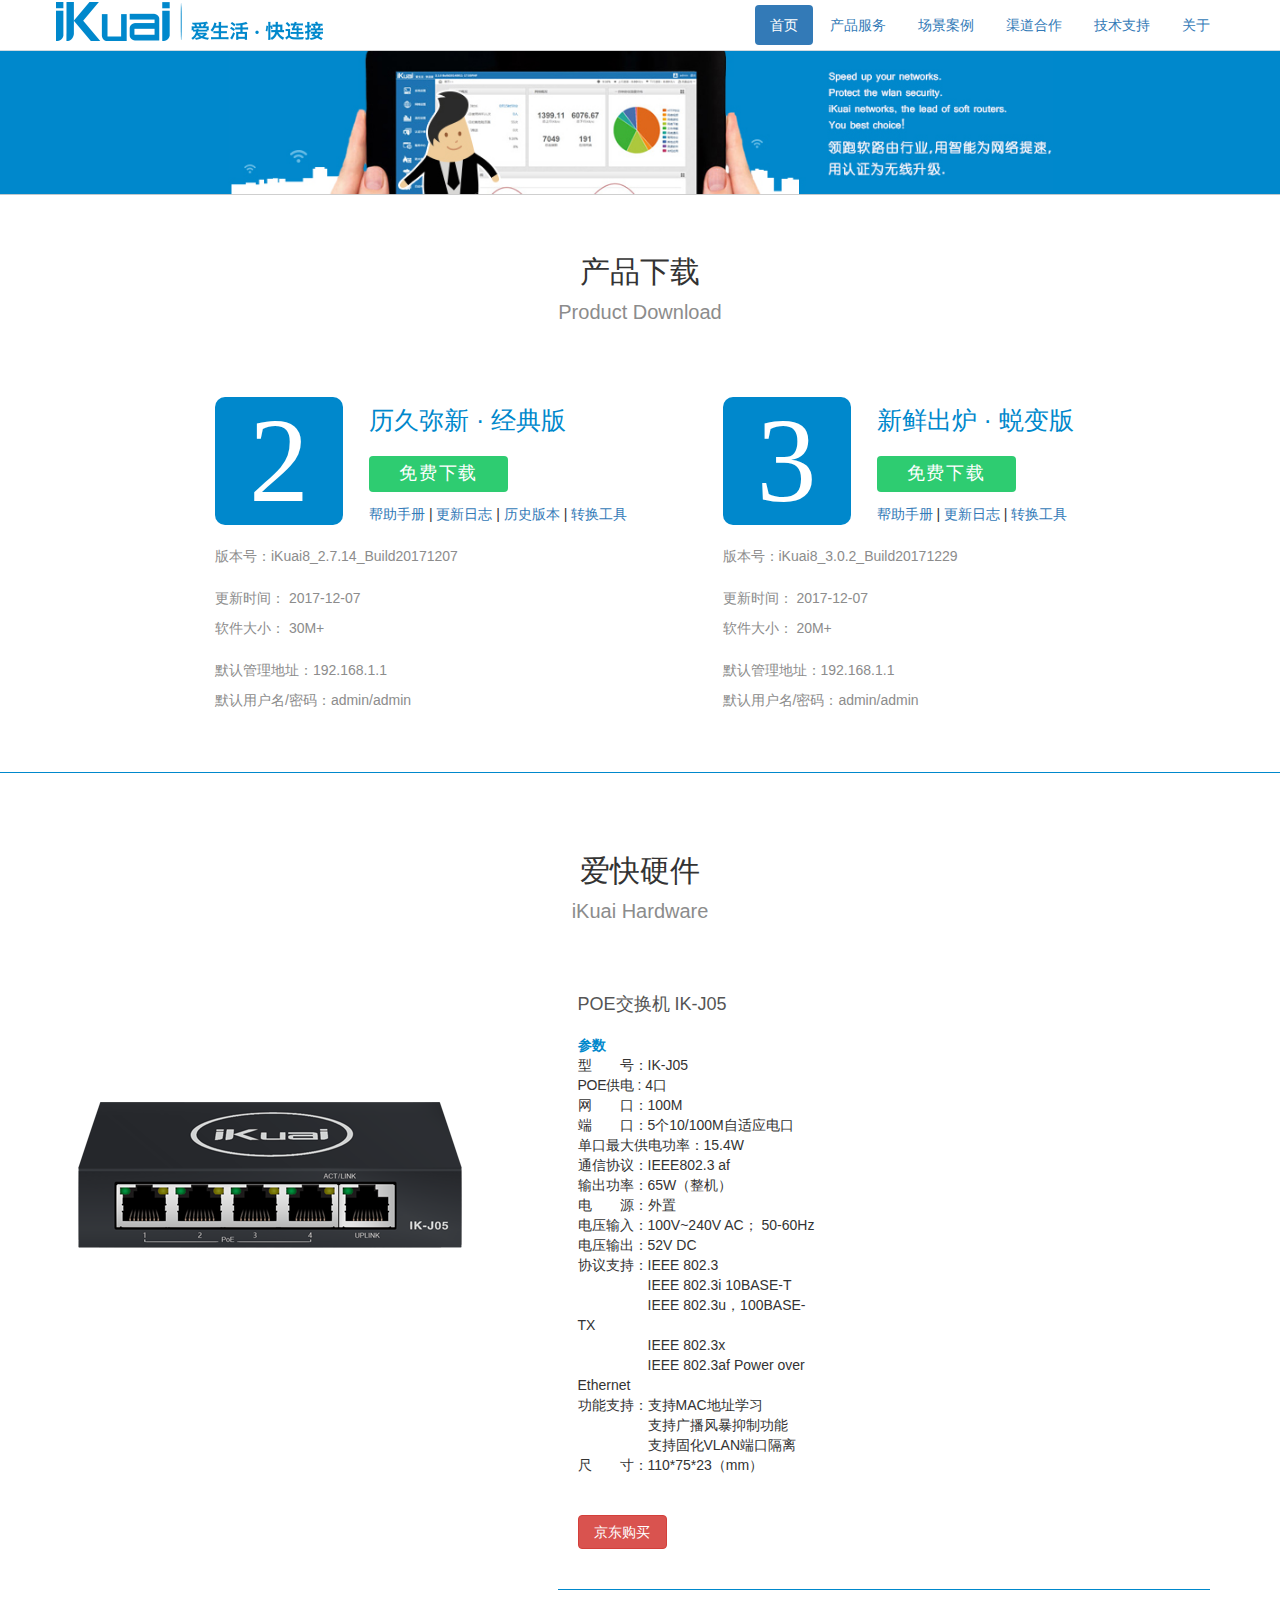
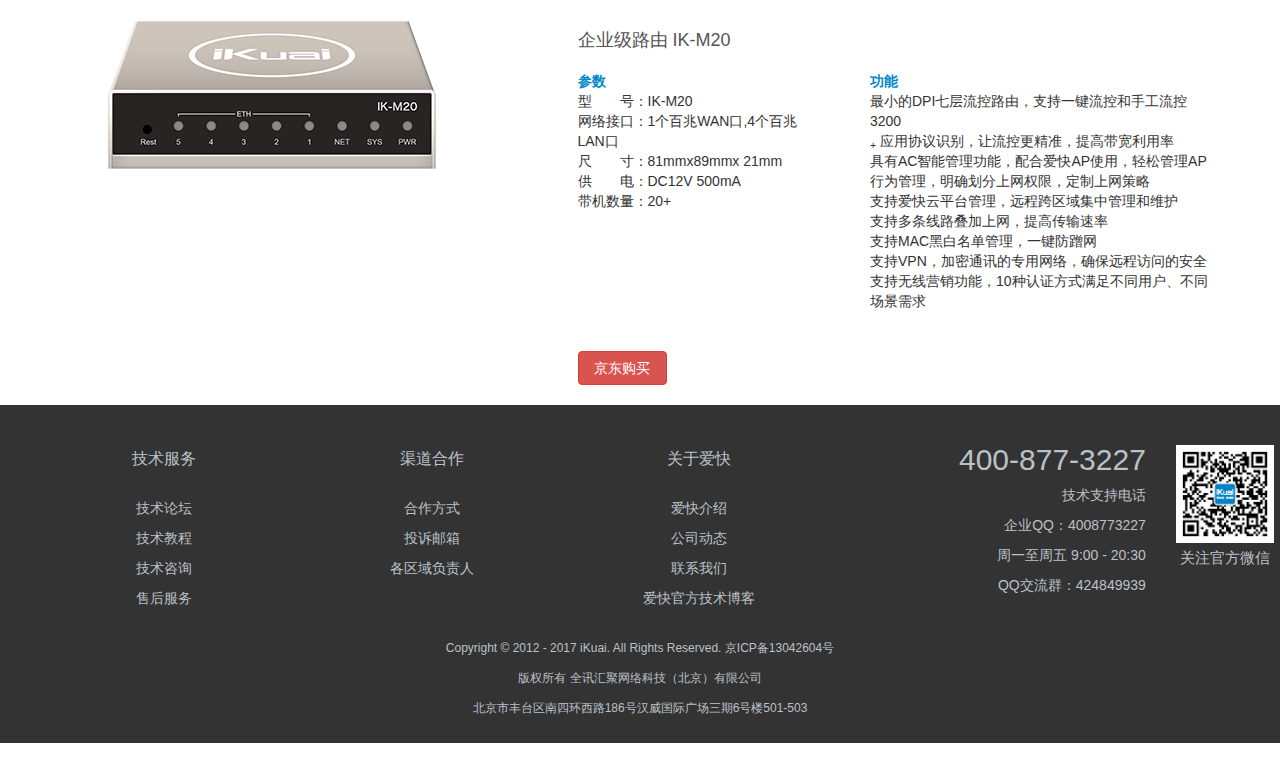
<file: WebContent/template/product.html>
<!DOCTYPE html>
<html>
	<head>
		<meta charset="UTF-8">
		<title></title>
		<link rel="stylesheet" href="../assets/bootstrap/css/bootstrap.min.css" />
		<link rel="stylesheet" href="../assets/bootstrap/css/product.css" />
		<link rel="stylesheet" href="../assets/bootstrap/css/style.css" />
		<script type="text/javascript" src="../assets/bootstrap/js/jquery-1.11.1.min.js" ></script>
		<script type="text/javascript" src="../assets/bootstrap/js/bootstrap.min.js" ></script>
	</head>
	<body>
		
		<!--导航-->
		<div class="head_iframe">
		<iframe align="center" width="100%" height="50px" src="head.html" frameborder="no" marginwidth="0" marginheight="0" scrolling="no"></iframe>
   		</div>
		<!--头部-->
		<div class="header">
			<img src="../assets/img/pheader.PNG" />
		</div>
		<!--下载-->
		<div class="clearfix">
		<div class="container">
			<div class="row-fluid">
				<div class="h40"></div>
				<div class="col-md-12">
					<div class="fc tc">
						<h2>产品下载</h2>
						<p style="font-size: 20px; color: #8C8C8C;">Product Download</p>
					</div>
				</div>
				<div class="h40"></div>
				
				<div class="col-md-push-1 col-xs-11">
					<div class="col-xs-12 col-sm-6 col-md-6">
						<div class="margin20 clearfix">
						<div class="f1">
							<div class="dowmload2"><p>2</p></div>
						</div>
						<div class="f1">
							<div class="margin10 margin-l-30">
								<h4>历久弥新 · 经典版</h4>
								<p class="h20"></p>
								<a class="dowmload_hp">免费下载</a>
								<p class="h20"></p>
								<p >
									<a>帮助手册</a>
									|
									<a>更新日志</a>
									|
									<a>历史版本</a>
									|
									<a>转换工具</a>
								</p>
							</div>
						</div>
						<div class="col-xs-12 didi">
							<p class="h20"></p>
							<p>版本号：iKuai8_2.7.14_Build20171207</p>
							<p class="h20"></p>
							<p>更新时间： 2017-12-07</p>
							<p>软件大小： 30M+</p>
							<p class="h20"></p>
							<p>默认管理地址：192.168.1.1</p>
							<p>默认用户名/密码：admin/admin</p>
							<p class="h20"></p>
						</div>
						</div>
					</div>
					<div class="col-xs-12 col-sm-6 col-md-6">
						<div class="margin20 clearfix">
						<div class="f1">
							<div class="dowmload3"><p>3</p></div>
						</div>
						<div class="f1">
							<div class="margin10 margin-l-30">
								<h4>新鲜出炉 · 蜕变版</h4>
								<p class="h20"></p>
								<a class="dowmload_hp">免费下载</a>
								<p class="h20"></p>
								<p >
									<a>帮助手册</a>
									|
									<a>更新日志</a>
									|
									<a>转换工具</a>
								</p>
							</div>
						</div>
						<div class="col-xs-12 didi">
							<p class="h20"></p>
							<p>版本号：iKuai8_3.0.2_Build20171229</p>
							<p class="h20"></p>
							<p>更新时间： 2017-12-07</p>
							<p>软件大小： 20M+</p>
							<p class="h20"></p>
							<p>默认管理地址：192.168.1.1</p>
							<p>默认用户名/密码：admin/admin</p>
							<p class="h20"></p>
						</div>
						</div>
					</div>
				</div>
			</div>
		</div>
		<hr style="height:1px;border:none;border-top:1px solid #0088CC;" />
		<!--产品介绍-->
		<div class="container">
			<div class="row">
				<div class="h40"></div>
				<div class="col-md-12">
					<div class="fc tc">
						<h2>爱快硬件</h2>
						<p style="font-size: 20px; color: #8C8C8C;">iKuai Hardware</p>
					</div>
				</div>
				<div class="h40"></div>
				
				<div class="col-xs-12 col-sm-4 col-md-5">
					<img src="../assets/img/J05.png" />
				</div>
				<div class="col-xs-12 col-sm-8 col-md-7">
					<div class style="padding: 10px 0 10px 20px;">
					<h4 style="color: #555; position: relative;">
						<span>POE交换机 IK-J05</span>
					</h4>
					</div>
				</div>
				<div class="col-xs-12 col-sm-3 col-md-3">
					<div style=" padding-left: 20px; padding-bottom: 10px;">
						<strong style="color: #0088CC;">参数</strong>
						<p>
							型　　号：IK-J05
						<br />
						<span style="letter-spacing: -0.02em;">POE供电</span>
						: 4口
						
						<br />
						网　　口：100M
                            <br />
						
						端　　口：5个10/100M自适应电口
                            <br />
                                                单口最大供电功率：15.4W
                            
                        	<br />    
                                               通信协议：IEEE802.3 af
                            <br />
                            
                            输出功率：65W（整机）
                            <br />
                            电　　源：外置
                            <br />
                            电压输入：100V~240V AC； 50-60Hz 
      						<br />
                            电压输出：52V DC
                            <br />
                            
                            协议支持：IEEE 802.3
                            <br />
                            　　　　　IEEE 802.3i 10BASE-T
                            <br />
                            　　　　　IEEE 802.3u，100BASE-TX 
                            <br />
                            　　　　　IEEE 802.3x 
                            <br />
                            　　　　　IEEE 802.3af Power over Ethernet
                            <br />
                            功能支持：支持MAC地址学习
							<br />
                            　　　　　支持广播风暴抑制功能
                            <br />
                            　　　　　支持固化VLAN端口隔离
                            <br />
                            尺　　寸：110*75*23（mm）
                        
						</p>
						
						
					</div>
				</div>
				<div class="col-xs-12 col-sm-8 col-md-7" style="float: right;">
					<div class style="padding: 10px 0px 10px 20px;">
						<div class style="padding: 10px 0px 10px 0px;">
							<a class="btn btn-danger" target="_blank" href="#">
								&nbsp;京东购买&nbsp;
							</a>
						</div>
					</div>
				<hr style="height:1px;border:none;border-top:1px solid #0088CC;" />
				</div>
				
				
				<!---->
				<div class="col-xs-12 col-sm-4 col-md-5">
					<img src="../assets/img/M20.png" />
				</div>
				<div class="col-xs-12 col-sm-8 col-md-7">
					<div class style="padding: 10px 0 10px 20px;">
					<h4 style="color: #555; position: relative;">
						<span>企业级路由 IK-M20</span>
					</h4>
					</div>
				</div>
				<div class="col-xs-12 col-sm-3 col-md-3">
					<div style=" padding-left: 20px; padding-bottom: 10px;">
						<strong style="color: #0088CC;">参数</strong>
						<p>
							
						型　　号：IK-M20
						<br />
						
						网络接口：1个百兆WAN口,4个百兆LAN口
						<br />
						尺　　寸：81mmx89mmx 21mm  
                            <br />
						
						供　　电：DC12V 500mA 
                            <br />
                                                带机数量：20+
						</p>
					</div>
				</div>
				
				<div class="col-xs-12 col-sm-5 col-md-4">
					<div class style="padding-left: 20px; padding-bottom: 10px;">
						<strong style="color: #0088CC;">功能</strong>
						<p>
							
						最小的DPI七层流控路由，支持一键流控和手工流控 
						<br />
						3200
						<br />
						<sub>+</sub>
						应用协议识别，让流控更精准，提高带宽利用率 
						<br />
						
						具有AC智能管理功能，配合爱快AP使用，轻松管理AP
						<br />
						
						行为管理，明确划分上网权限，定制上网策略
						<br />
						支持爱快云平台管理，远程跨区域集中管理和维护
						<br />
						支持多条线路叠加上网，提高传输速率 
						<br />
						支持MAC黑白名单管理，一键防蹭网
						<br />
						支持VPN，加密通讯的专用网络，确保远程访问的安全
						<br />
						支持无线营销功能，10种认证方式满足不同用户、不同场景需求
                    <br />
						
						
						
						</p>
					</div>
				</div>
				
				<div class="col-xs-12 col-sm-8 col-md-7" style="float: right;">
					<div class style="padding: 10px 0px 10px 20px;">
						<div class style="padding: 10px 0px 10px 0px;">
							<a class="btn btn-danger" target="_blank" href="#">
								&nbsp;京东购买&nbsp;
							</a>
						</div>
					</div>
				</div>
				
			</div>
		</div>
	</div>
	
	<!--尾部-->
		<iframe align="center" width="100%" height="360px" src="foot.html" frameborder="no" marginwidth="0" marginheight="0" scrolling="no"></iframe>
   		
	</body>
</html>
</file>
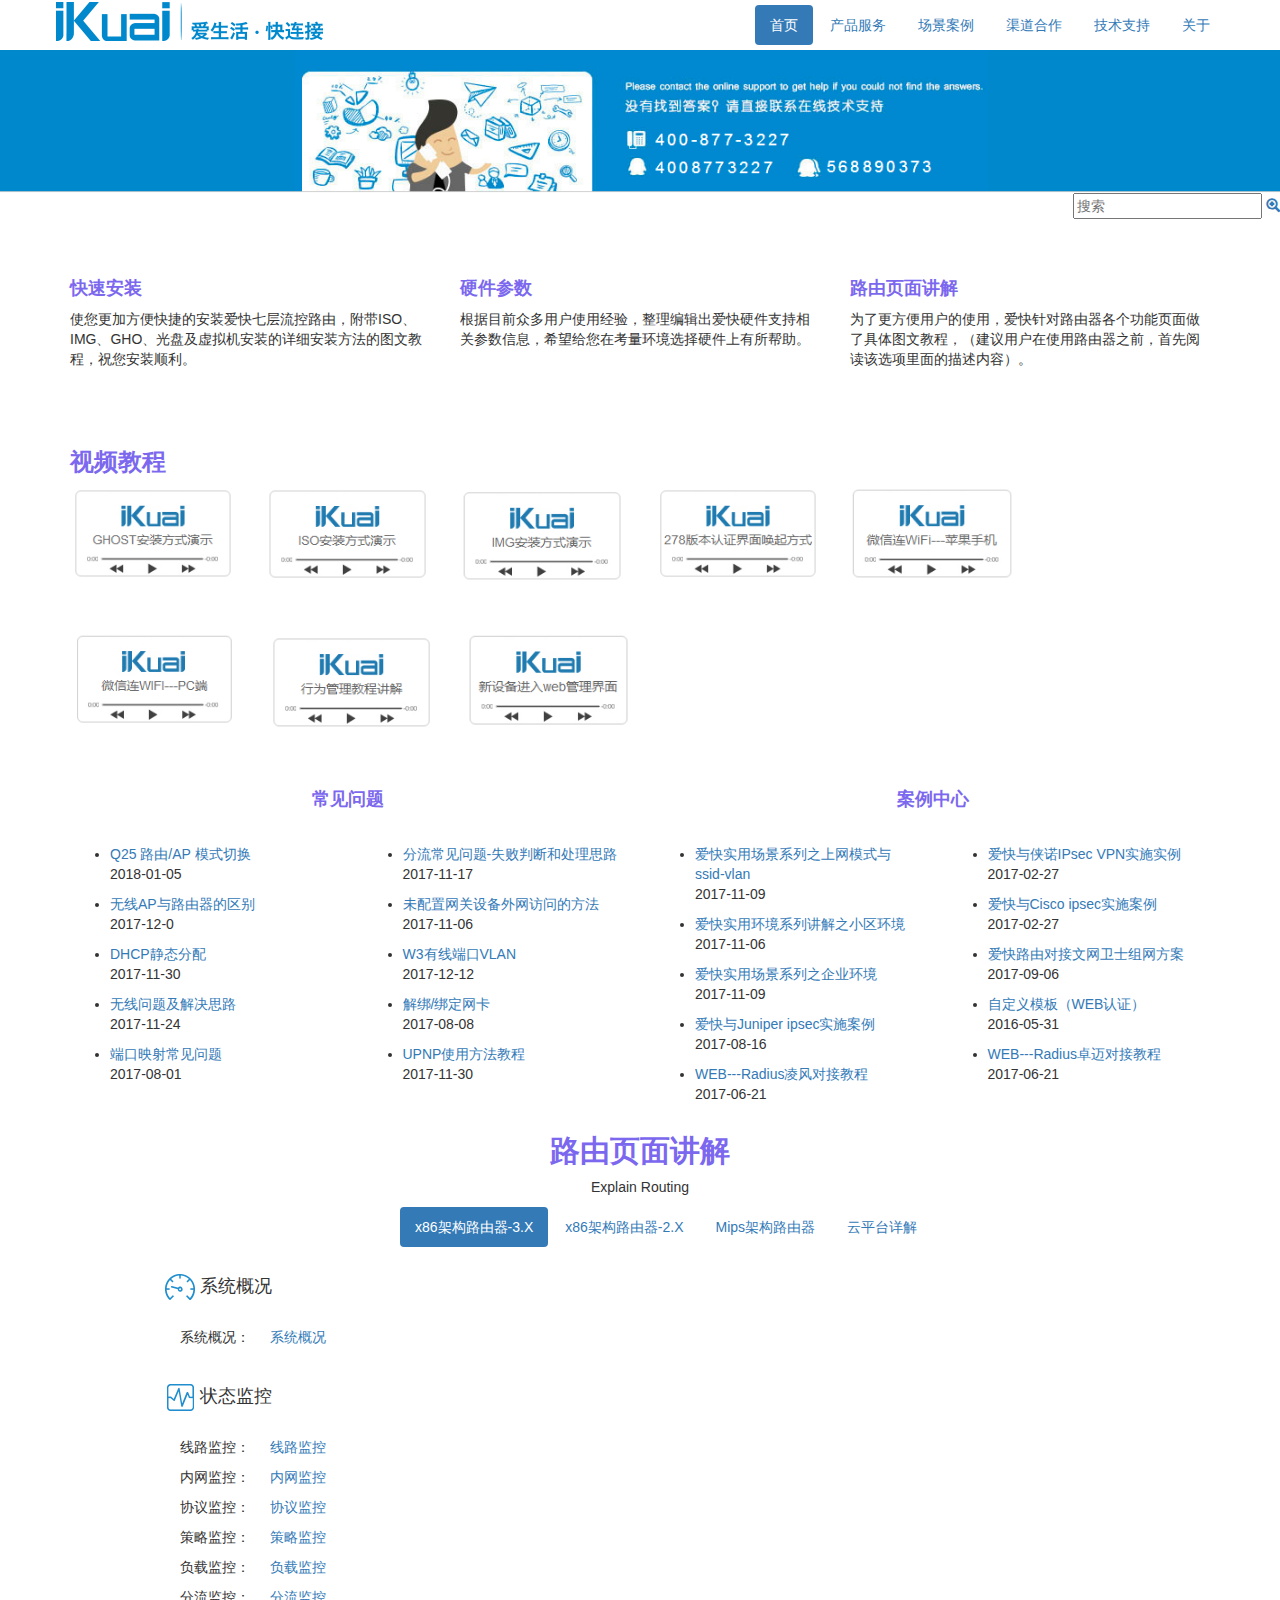
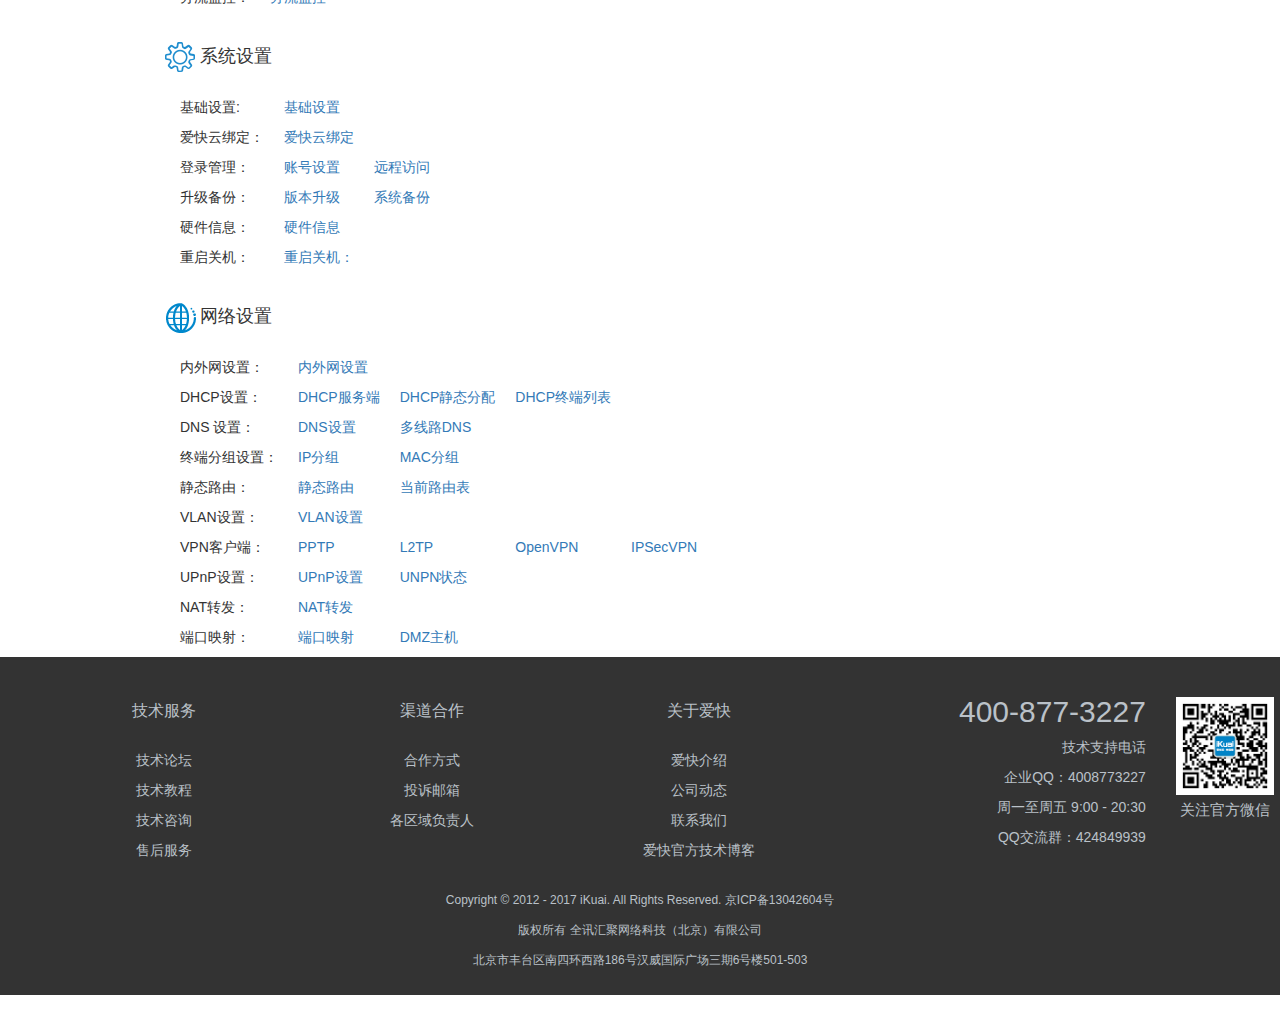
<file: WebContent/template/technical.html>
<!DOCTYPE html>
<html>

	<head>
		<meta charset="UTF-8">
		<title>技术支持</title>

		<!--先引用jq在引用bootstrap-->
		<link rel="stylesheet" href="../assets/bootstrap/css/bootstrap.min.css" />
		<link rel="stylesheet" href="../assets/bootstrap/css/technical.css" />
		<link rel="stylesheet" href="../assets/bootstrap/css/style.css" />
		<script type="text/javascript" src="../assets/bootstrap/js/jquery-1.11.1.min.js"></script>
		<script type="text/javascript" src="../assets/bootstrap/js/bootstrap.min.js"></script>
	</head>

	<body>
		
		<!--导航-->
		<div class="head_iframe">
			<iframe align="center" width="100%" height="50px" src="head.html" frameborder="no" marginwidth="0" marginheight="0" scrolling="no"></iframe>
   		</div>
		<div class="container main">
			<img class="img-responsive" src="../assets/img/zz.PNG" />
		</div>
		<!--搜索-->
		<div class="clearfix">
			<form id="search-form" class="navbar-srarch search-help pull-right">
				<div>
					<input type="text" placeholder="搜索" />
					<a data-slide="search">
						<span class="glyphicon glyphicon-zoom-in"></span>
					</a>
				</div>
			</form>
		</div>
		<!---->
		<div class="container main1">
			<div class="row">
				<div class="col-md-4 ">
					<h4 style="color: mediumslateblue;">
						<strong>快速安装</strong>
					</h4>
					<p>使您更加方便快捷的安装爱快七层流控路由，附带ISO、IMG、GHO、光盘及虚拟机安装的详细安装方法的图文教程，祝您安装顺利。</p>

				</div>
				<div class="col-md-4">
					<h4 style="color: mediumslateblue;">
						<strong>硬件参数</strong>
					</h4>
					<p>根据目前众多用户使用经验，整理编辑出爱快硬件支持相关参数信息，希望给您在考量环境选择硬件上有所帮助。</p>
				</div>
				<div class="col-md-4">
					<h4 style="color: mediumslateblue;">
						<strong>路由页面讲解</strong>
					</h4>
					<p>为了更方便用户的使用，爱快针对路由器各个功能页面做了具体图文教程，（建议用户在使用路由器之前，首先阅读该选项里面的描述内容）。</p>
				</div>
			</div>
		</div>
		<!-- 视频安装教程-->
		<div class="container main2">
			<h3 style="color: mediumslateblue;">
						<strong>视频教程</strong>
				</h3>
		</div>
		<div class="container">
			<div class="row">
				<div class="col-md-2">
					<img class="img-responsive" href="#" src="../assets/img/movie1.PNG" />
				</div>
				<div class="col-md-2">
					<img class="img-responsive" href="#" src="../assets/img/movie2.PNG" />
				</div>
				<div class="col-md-2">
					<img class="img-responsive" href="#" src="../assets/img/movie3.PNG" />
				</div>
				<div class="col-md-2">
					<img class="img-responsive" href="#" src="../assets/img/movie4.PNG" />
				</div>
				<div class="col-md-2">
					<img class="img-responsive" href="#" src="../assets/img/movie5.PNG" />
				</div>
			</div>
			<div class="container main3">
				<div class="row">
					<div class="col-md-2">
						<img class="img-responsive" href="#" src="../assets/img/movie6.PNG" />
					</div>
					<div class="col-md-2">
						<img class="img-responsive" href="#" src="../assets/img/movie7.PNG" />
					</div>
					<div class="col-md-2">
						<img class="img-responsive" href="#" src="../assets/img/movie8.PNG" />
					</div>
				</div>
			</div>
		</div>
		<!---->
		<div class="container main4">
			<div class="row">

				<div class="col-md-6">
					<h4 style="color: mediumslateblue; text-align: center;">
						<strong>常见问题</strong>
					</h4>
					<div class="row main4-1">
						<div class="col-md-6">
							<ul>
								<li>
									<a href="#">Q25 路由/AP 模式切换</a>
									<p>2018-01-05</p>
								</li>
								<li>
									<a href="#">无线AP与路由器的区别</a>
									<p>2017-12-0</p>
								</li>
								<li>
									<a href="#">DHCP静态分配</a>
									<p>2017-11-30</p>
								</li>
								<li>
									<a href="#">无线问题及解决思路</a>
									<p>2017-11-24</p>
								</li>
								<li>
									<a href="#">端口映射常见问题</a>
									<p>2017-08-01</p>
								</li>
							</ul>

						</div>
						<div class="col-md-6">
							<ul>
								<li>
									<a href="#">分流常见问题-失败判断和处理思路</a>
									<p>2017-11-17</p>
								</li>
								<li>
									<a href="#">未配置网关设备外网访问的方法</a>
									<p>2017-11-06</p>
								</li>
								<li>
									<a href="#">W3有线端口VLAN</a>
									<p>2017-12-12</p>
								</li>
								<li>
									<a href="#">解绑/绑定网卡</a>
									<p>2017-08-08</p>
								</li>
								<li>
									<a href="#">UPNP使用方法教程</a>
									<p>2017-11-30</p>
								</li>

							</ul>

						</div>
					</div>
				</div>
				<div class="col-md-6">
					<h4 style="color: mediumslateblue; text-align: center;">
						<strong>案例中心</strong>
					</h4>
					<div class="row main4-2">
						<div class="col-md-6">
							<ul>
								<li>
									<a href="#">爱快实用场景系列之上网模式与ssid-vlan</a>
									<p>2017-11-09</p>
								</li>
								<li>
									<a href="#">爱快实用环境系列讲解之小区环境</a>
									<p>2017-11-06</p>
								</li>
								<li>
									<a href="#">爱快实用场景系列之企业环境</a>
									<p>2017-11-09</p>
								</li>
								<li>
									<a href="#">爱快与Juniper ipsec实施案例</a>
									<p>2017-08-16</p>
								</li>
								<li>
									<a href="#">WEB---Radius凌风对接教程</a>
									<p>2017-06-21</p>
								</li>
							</ul>
						</div>
						<div class="col-md-6">
							<ul>
								<li>
									<a href="#">爱快与侠诺IPsec VPN实施实例</a>
									<p>2017-02-27</p>
								</li>
								<li>
									<a href="#">爱快与Cisco ipsec实施案例</a>
									<p>2017-02-27</p>
								</li>
								<li>
									<a href="#">爱快路由对接文网卫士组网方案</a>
									<p>2017-09-06</p>
								</li>
								<li>
									<a href="#">自定义模板（WEB认证）</a>
									<p>2016-05-31</p>
								</li>
								<li>
									<a href="#">WEB---Radius卓迈对接教程</a>
									<p>2017-06-21</p>
								</li>
							</ul>
						</div>
					</div>
				</div>
			</div>
		</div>
		<!--路由页面讲解-->
		<div>
			<h2 style="color: mediumslateblue; text-align: center;">
						<strong>路由页面讲解</strong>	
			</h2>
			<p style="text-align: center;">Explain&nbsp;Routing</p>
		</div>
		<div>
			<!-- 导航区 -->

			<ul class="nav nav-pills" role="tablist">
				<li role="presentation" class="active"><a href="#system-one" role="tab" data-toggle="tab">x86架构路由器-3.X</a></li>
				<li role="presentation"><a href="#system-two" role="tab" data-toggle="tab">x86架构路由器-2.X</a></li>
				<li role="presentation"><a href="#system-three" role="tab" data-toggle="tab">Mips架构路由器</a></li>
				<li role="presentation"><a href="#system-four" role="tab" data-toggle="tab">云平台详解</a></li>
			</ul>

			<!-- 面板区 -->
			<div class="tab-content">
				<div role="tabpanel" class="tab-pane active" id="system-one" >
					<div class="system1" style=" padding: 10px 30px 10px 160px;">
						<div class="explain">
							<h4><img src="../assets/img/3.0_nav_01.png" /><span>系统概况</span></h4>
							<table border="0" style="padding-bottom: 10px;">
								<tr>
									<td class=" tt tit">系统概况：</td>
									<td><a href="#" target="_blank">系统概况</a></td>
								</tr>
							</table>
						</div>
					</div>
					<div class="system1" style=" padding: 10px 30px 10px 160px;">
						<div class="explain">
							<h4><img src="../assets/img/3.0_nav_02.png" /><span>状态监控</span></h4>
							<table border="0" style="padding-bottom: 10px;">
								<tr>
									<td class=" tt tit">线路监控：</td>
									<td><a href="#" target="_blank">线路监控</a></td>
								</tr>
								<tr>
									<td class=" tt tit">内网监控：</td>
									<td><a href="#" target="_blank">内网监控</a></td>
								</tr>
								<tr>
									<td class=" tt tit">协议监控：</td>
									<td><a href="#" target="_blank">协议监控</a></td>
								</tr>
								<tr>
									<td class=" tt tit">策略监控：</td>
									<td><a href="#" target="_blank">策略监控</a></td>
								</tr>
								<tr>
									<td class=" tt tit">负载监控：</td>
									<td><a href="#" target="_blank">负载监控</a></td>
								</tr>
								<tr>
									<td class=" tt tit">分流监控：</td>
									<td><a href="#" target="_blank">分流监控</a></td>
								</tr>
							</table>
						</div>
					</div>
					<div class="system1" style=" padding: 10px 30px 10px 160px;">
						<div class="explain">
							<h4><img src="../assets/img/3.0_nav_03.png" /><span>系统设置</span></h4>
							<table border="0" style="padding-bottom: 10px;">
								<tr>
									<td class=" tt tit">基础设置:</td>
									<td><a href="#" target="_blank">基础设置</a></td>
								</tr>
								<tr>
									<td class=" tt tit">爱快云绑定：</td>
									<td><a href="#" target="_blank">爱快云绑定</a></td>
								</tr>
								<tr>
									<td class=" tt tit">登录管理：</td>
									<td><a href="#" target="_blank">账号设置</a></td>
									<td><a href="#" target="_blank">远程访问</a></td>
								</tr>
								<tr>
									<td class=" tt tit">升级备份：</td>
									<td><a href="#" target="_blank">版本升级</a></td>
									<td><a href="#" target="_blank">系统备份</a></td>
								</tr>
								<tr>
									<td class=" tt tit">硬件信息：</td>
									<td><a href="#" target="_blank">硬件信息</a></td>
								</tr>
								<tr>
									<td class=" tt tit">重启关机：</td>
									<td><a href="#" target="_blank">重启关机：</a></td>
								</tr>
							</table>
						</div>
					</div>
					<div class="system1" style="  padding: 10px 30px 10px 160px;">
						<div class="explain">
							<h4><img src="../assets/img/sidebar_nav_02.png" /><span>网络设置</span></h4>
							<table border="0" style="padding-bottom: 10px;">
								<tr>
									<td class=" tt tit">内外网设置：</td>
									<td><a href="#" target="_blank">内外网设置</a></td>
								</tr>
								<tr>
									<td class=" tt tit">DHCP设置：</td>
									<td><a href="#" target="_blank">DHCP服务端</a></td>
									<td><a href="#" target="_blank">DHCP静态分配</a></td>
									<td><a href="#" target="_blank">DHCP终端列表</a></td>
								</tr>
								<tr>
									<td class=" tt tit">DNS 设置：</td>
									<td><a href="#" target="_blank">DNS设置</a></td>
									<td><a href="#" target="_blank">多线路DNS</a></td>
								</tr>
								<tr>
									<td class=" tt tit">终端分组设置：</td>
									<td><a href="#" target="_blank">IP分组</a></td>
									<td><a href="#" target="_blank">MAC分组</a></td>
								</tr>
								<tr>
									<td class=" tt tit">静态路由：</td>
									<td><a href="#" target="_blank">静态路由</a></td>
									<td><a href="#" target="_blank">当前路由表</a></td>
								</tr>
								<tr>
									<td class=" tt tit">VLAN设置：</td>
									<td><a href="#" target="_blank">VLAN设置</a></td>
								</tr>
								<tr>
									<td class=" tt tit">VPN客户端：</td>
									<td><a href="#" target="_blank">PPTP</a></td>
									<td><a href="#" target="_blank">L2TP</a></td>
									<td><a href="#" target="_blank">OpenVPN</a></td>
									<td><a href="#" target="_blank">IPSecVPN</a></td>
								</tr>
								<tr>
									<td class=" tt tit">UPnP设置：</td>
									<td><a href="#" target="_blank">UPnP设置</a></td>
									<td><a href="#" target="_blank">UNPN状态</a></td>
								</tr>
								<tr>
									<td class=" tt tit">NAT转发：</td>
									<td><a href="#" target="_blank">NAT转发</a></td>
								</tr>
								<tr>
									<td class=" tt tit">端口映射：</td>
									<td><a href="#" target="_blank">端口映射</a></td>
									<td><a href="#" target="_blank">DMZ主机</a></td>
								</tr>
							</table>
						</div>
					</div>
				</div>
				<div role="tabpanel" class="tab-pane" id="system-two">
						<div class="system2" style=" padding: 10px 30px 10px 160px;">
							<div class="explain">
								<h4><img src="../assets/img/sidebar_nav_00.png" /><span>首页</span></h4>
								<table border="0" style="padding-bottom: 10px;">
									<tr>
										<td class=" tt tit">首页：</td>
										<td><a href="#" target="_blank">首页</a></td>
									</tr>
								</table>
							</div>
						</div>
						<div class="system3" style="  padding: 10px 30px 10px 160px;">
							<div class="explain">
								<h4><img src="../assets/img/sidebar_nav_09.png"/><span>系统工具</span></h4>
								<table>
									<tr>
										<td class=" tt tit">PING测试：</td>
										<td><a href="#" target="_blank">PING测试</a></td>
									</tr>
									<tr>
										<td class=" tt tit">路由追踪：</td>
										<td><a href="#" target="_blank">路由追踪</a></td>
									</tr>
									<tr>
										<td class=" tt tit">子网换算：</td>
										<td><a href="#" target="_blank">子网换算</a></td>
									</tr>
									<tr>
										<td class=" tt tit">内网DHCP检测：</td>
										<td><a href="#" target="_blank">内网DHCP检测</a></td>
									</tr>
								</table>
							</div>
						</div>
						<div class="system2" style="padding: 10px 30px 10px 160px;">
							<div class="explain">
								<h4><img src="../assets/img/sidebar_nav_10.png"><span>系统设置</span></h4>
								<table>
									<tr>
										<td class=" tt tit">基础设置:</td>
										<td><a href="#" target="_blank">基础设置</a></td>
									</tr>
									<tr>
										<td class=" tt tit">爱快云绑定：</td>
										<td><a href="#" target="_blank">爱快云绑定</a></td>
									</tr>
									<tr>
										<td class=" tt tit">登录管理：</td>
										<td><a href="#" target="_blank">账号设置</a></td>
										<td><a href="#" target="_blank">远程访问</a></td>
									</tr>
									<tr>
										<td class=" tt tit">升级备份：</td>
										<td><a href="#" target="_blank">版本升级</a></td>
										<td><a href="#" target="_blank">系统备份</a></td>
									</tr>
									<tr>
										<td class=" tt tit">硬件信息：</td>
										<td><a href="#" target="_blank">硬件信息</a></td>
									</tr>
									<tr>
										<td class=" tt tit">重启关机：</td>
										<td><a href="#" target="_blank">重启关机：</a></td>
									</tr>
								</table>
							</div>
						</div>
				</div>
				<div role="tabpanel" class="tab-pane" id="system-three">
						<div class="system3" style=" padding: 10px 30px 10px 160px;">
							<div class="explain">
								<h4><img src="../assets/img/sidebar_nav_00.png" /><span>首页</span></h4>
								<table border="0" style="padding-bottom: 10px;">
									<tr>
										<td class=" tt tit">首页：</td>
										<td><a href="#" target="_blank">首页</a></td>
									</tr>
								</table>
							</div>
						</div>
						<div class="system3" style="  padding: 10px 30px 10px 160px;">
							<div class="explain">
								<h4><img src="../assets/img/3.0_nav_03.png" /><span>网络设置</span></h4>
								<table>
									<tr>
										<td class=" tt tit">网络设置：</td>
										<td><a href="#" target="_blank">上网设置</a></td>
										<td><a href="#" target="_blank">局域网设置</a></td>
										<td><a href="#" target="_blank">上网设置</a></td>
										<td><a href="#" target="_blank">静态路由</a></td>
									</tr>
								</table>
							</div>
						</div>
						<div class="system3" style="  padding: 10px 30px 10px 160px;">
							<div class="explain">
								<h4><img src="../assets/img/3.0_nav_03.png"/><span>网络状态</span></h4>
								<table>
									<tr>
										<td class=" tt tit">网络状态：</td>
										<td><a href="#" target="_blank">系统监控</a></td>
										<td><a href="#" target="_blank">内网监控</a></td>
										<td><a href="#" target="_blank">WI-FI设置</a></td>
									</tr>
								</table>
							</div>
						</div>
						<div class="system3" style="  padding: 10px 30px 10px 160px;">
							<div class="explain">
								<h4><img src="../assets/img/sidebar_nav_14.png"/><span>服务中心：</span></h4>
								<table>
									<tr>
										<td class=" tt tit">服务中心：</td>
										<td><a href="#" target="_blank">URL控制</a></td>
										<td><a href="#" target="_blank">动态域名</a></td>
										<td><a href="#" target="_blank">端口映射</a></td>
										<td><a href="#" target="_blank">UPnP设置</a></td>
										<td><a href="#" target="_blank">PPTP客户端</a></td>
									</tr>
								</table>
							</div>
						</div>
						
				</div>
				<div role="tabpanel" class="tab-pane" id="system-four">
					<div class="system3" style=" padding: 10px 30px 10px 160px;">
							<div class="explain">
								<h4><img src="../assets/img/sidebar_nav_00.png" /><span>首页</span></h4>
								<table border="0" style="padding-bottom: 10px;">
									<tr>
										<td class=" tt tit">首页：</td>
										<td><a href="#" target="_blank">首页</a></td>
									</tr>
								</table>
							</div>
						</div>
						<div class="system3" style="  padding: 10px 30px 10px 160px;">
							<div class="explain">
								<h4><img src="../assets/img/cloud3.gif" /><span>消息中心</span></h4>
								<table>
									<tr>
										<td class=" tt tit">消息中心：</td>
										<td><a href="#" target="_blank">消息中心</a></td>
									</tr>
								</table>
							</div>
						</div>
						<div class="system3" style="  padding: 10px 30px 10px 160px;">
							<div class="explain">
								<h4><img src="../assets/img/cloud5.gif"><span>开放平台</span></h4>
								<table>
									<tr>
										<td class=" tt tit">开放平台：</td>
										<td><a href="#" target="_blank">平台业务</a></td>
									</tr>
									<tr>
										<td class=" tt tit">我的业务：</td>
										<td><a href="#" target="_blank">我的业务</a></td>
									</tr>
								</table>
							</div>
						</div>
						<div class="system3" style="  padding: 10px 30px 10px 160px;">
							<div class="explain">
								<h4><img src="../assets/img/cloud4.png"><span>告警中心</span></h4>
								<table>
									<tr>
										<td class=" tt tit">告警信息：</td>
										<td><a href="#" target="_blank">告警信息</a></td>
									</tr>
									<tr>
										<td class=" tt tit">告警设置：</td>
										<td><a href="#" target="_blank">告警设置</a></td>
									</tr>
								</table>
							</div>
						</div>
				</div>
			</div>
		</div>
		
		<!--尾部-->
		<iframe align="center" width="100%" height="360px" src="foot.html" frameborder="no" marginwidth="0" marginheight="0" scrolling="no"></iframe>
   		
	</body>
		
</html>
</file>
<file: WebContent/assets/bootstrap/css/style.css>
/**
 * 首页css
 */

.navbar{
	background-color: white;
	padding: 0px;
	margin: 0px;
}

.navbar-brand , .navbar-brand>img{
	padding: 0px;
	margin: 0px;
}
.container ul{
	margin-top: 5px;
	
}
.img_box{
	padding: 0px;
	margin: 0px;
	width: 100%;
}
.carousel-inner >.item >img {
	min-width: 100%;
	height: 710px;
}
.carousel-inner >.item >h1{
	font-size: 200px;
}
.go_detail {
    margin-top: 45px;
    margin-bottom: 45px;
}
.go_detail a {
    color: #fff;
    font-size: 22px;
    background: #0b69f7;
    padding: 12px 45px;
    border-radius: 5px;
    border: 0;
    text-decoration:none
}
.listbox_caption{
	font-size: 75px;
}
.pro_txt h3 {
    font-size: 36px;
    font-weight: normal;
    color: #0088cc;
    margin-top: 160px;
}
.pro_txt p {
    color: #5f5f5f;
    font-size: 20px;
    line-height: 180%;
    padding: 10px;
}

.footer-guild{
    padding-top: 0;
    padding-right: 20px;
    padding-bottom: 20px;
    padding-left: 20px;
    
   /* background-color: red;*/
}
.footer h6 {
    padding-top: 15px;
    padding-bottom: 15px;
    font-size: 16px;
}
.footer, .footer-guild p {
    font-size: 14px;
    line-height: 30px;
}
.footer-guild p a{
	color: #bac1c8;
}

.footer, .footer p {
    font-size: 14px;
    line-height: 30px;
}
.footer p{
	margin-bottom: 0;
}
.footer {
	text-align: center;
    background-color: #333;
    color: #bac1c8;
    font-size: 12px;
    padding: 20px 0;
}

/*.nav_header iframe{
	height: 50px;
	border: 0px;
}
.footer iframe{
	height: 350px;
}*/
/*.head_iframe{
	padding: 0px;
	margin-bottom: 0px;
	width: 100%;
	height: 49px;
	position:fixed; top:0px;
	border-bottom: 1px solid #ccc;
	z-index: 999;
}*/
.footer-servie {
    text-align: right;
   /* margin: 0px;
    padding: 0px;*/
   margin-top: -20px;
    /*background-color: #AFD9EE;*/
}
.H20 {
	height: 20px;
	display: block;
	overflow: hidden;
	clear: both;
}
.H10 {
    height: 10px;
    display: block;
    overflow: hidden;
    clear: both;
}
/*.clearfix{
	background-color: blue;
}*/

.aa{
	margin-left: 10px;
}
</file>
<file: WebContent/assets/bootstrap/css/apply.css>
.top_img{
	padding: 0px;
	margin: 0px;
	width: 100%;
}
.title_h2{
	font-size:35px ;
	color: #444444;
	font-family: "楷书";
	letter-spacing: 2px;
	margin-bottom: 2px;
}
.title_p{
	font-size: 18px;
	color:#777777;
	letter-spacing: 1px;
	font-family:default;
}
.cp{
	margin-top: 0px;
}
.cont_h4{
	color: #0088d5;
}
.cont_p{
	color: #777777;
}
.cp_cont_img{
	padding-top: 30px;
	width: 55%;
}
.fangan{
	padding-top: 10%;
}
.qj_cont{
	padding-left: 60px;
	padding-top: 100px;
}
.qj_bg{
	width: 88%;
	height: 570px;
	background: url(../../img/HZS072202C.png) no-repeat;
	background-size:100% 100% ;
}
.hzs_h4{
	padding-left: 50px;
	color: #555555;
}
.hzs_img{
	width: 160px;
	height: 75px;
}
.sqhz label{
	font-size: 16px;
	color: #5E5E5E;
}
.btn{
	width: 120px;
	height: 40px;
	font-size: 16px;
	color: floralwhite;
	font-family: "微软雅黑";
}
span{
	padding-top: 5px;
	font-size: 16px;
}
.gray_bc{
	margin: 0px;
	padding: 30px 0px ;
	width: 100%;
	height: 100%;
	background-color: #EEEEEE;
}
.contact_h4{
	color: #0088d5;
	padding-left: 100px;
}
.contact_div strong{
	color: #555555;
	font-size: 15px;
	line-height: 16px;
}
.contact_div p{
	color:#5E5E5E;
	font-size:14px ;
	line-height: 15px;
}
</file>
<file: WebContent/assets/bootstrap/css/mycase.css>
.main {
	min-width: 100%;
}

.body {
	padding: 0;
	margin: 0;
}

.note {
	text-align: center;
	color: #985F0D;
}

.example {
	margin: 0 auto;
	display: table;
}

.example li {
	display: inline-block;
	float: left;
	padding: 5px 25px;
	font-size: 16px;
	cursor: pointer;
	margin: 10px 10px 0px 10px;
	border-radius: 4px;
	background-color: transparent;
	border: 1px solid transparent;
}


/*点击标签有背影*/

.example li:hover {
	background-color: transparent;
	border: 1px solid #9b9b9b;
}

.example li.pitch,
.example li.pitch:hover {
	color: #fff;
	background-color: #0088cc;
	border: 1px solid #9b9b9b;
}


/*场景图片案例的布局*/


.example-list li {
	height: 300px;
	display: inline-block;
}

.example-box {
	margin: 20px;
	text-align: center;
}

.example-img {
	-webkit-border-radius: 10px;
	-moz-border-radius: 10px;
	-ms-border-radius: 10px;
	border-radius: 10px;
}

.example-h3 {
	font-size: 18px;
	line-height: 26px;
	color: #0088cc;
	font-weight: inherit;
	margin: 10px 0;
}

.example-p {
	text-align: left;
	text-indent: 2em;
	color: #737373;
}
.note-top{
	display: inline-block;
	text-align: right;
	font-size: 25px;
}

.note-top:hover{
	background-color:transparent;
	border: 1px solid #9b9b9b;
}
</file>
<file: WebContent/assets/bootstrap/css/product.css>
.body h3{
	padding: 0;
	margin: 0;
	
	
}
.header >img{
	width: 100%;
}


.h40{
	height: 40px;
	display: block;
	overflow: hidden;
	overflow-x: hidden;
	overflow-y: hidden;
	clear: both;
}

.fc{
	display: table;
	margin-left: auto;
	margin-right: auto;
	clear: both;
	
}

 .tc{
	text-align: center;
	
}
.f1{
	float: left;
}

.margin20{
	margin: 20px;
    margin-top: 20px;
    margin-right: 20px;
    margin-bottom: 20px;
    margin-left: 20px;
}

.dowmload2{
	display: inline-block;
    height: 128px;
    width: 128px;
    border-radius: 10px;
    background-color: #0088cc;
}

.dowmload2 >p{
	text-align: center;
	 font-family: '微软雅黑';
	  font-size: 120px; 
	  color: #FFFFFF; 
	  line-height:128px ;
}

.margin-l-30{
	margin-left: 30px;
	
}
.margin10{
	margin: 10px;
	margin-top: 5px;
	margin-right: 10px;
	margin-bottom: 5px;
	margin-left: 26px;
}
.margin10 >h4{
	font-size: 25px;
	color: #0088CC;
}

.h20{
	height: 2px;
	display: block;
	overflow: hidden;
	overflow-x: hidden;
	overflow-y: hidden;
	clear: both;
}

.dowmload_hp{
	display: inline-block;
	padding: 10px 30px;
    padding-top: 5px;
    padding-right: 30px;
    padding-bottom: 5px;
    padding-left: 30px;
    font-size: 18px;
    color: #FFF;
    background-color: #2ecc71;
    letter-spacing: 0.1em;
    border-radius: 4px;
}

.didi{
	width: 100%;
	float: left;
	position: relative;
    min-height: 1px;
    padding-right: 0;
    padding-left: 0;
}

.didi > p{
	color: #8C8C8C;
}

.dowmload3{
	float: right;
	display: inline-block;
    height: 128px;
    width: 128px;
    border-radius: 10px;
    background-color: #0088cc;
    clear: both;
}
.dowmload3 >p{
	text-align: center;
	 font-family: '微软雅黑';
	  font-size: 120px; 
	  color: #FFFFFF; 
	  line-height:128px ;
}
</file>
<file: WebContent/assets/bootstrap/css/technical.css>
.main{
	min-width: 100%;
	padding: 0px;
	margin: 0px;
}
.main1{
	padding-top: 50px;
}
.main2{
	padding-top: 50px;
}
.main3{
	padding-top: 50px;
	padding-left: 0px;
}
.main4{
	padding-top: 50px;
}
.main4-1{
	padding-top: 20px;
}
.main4-2{
	padding-top: 20px;
}
.span{
	padding-left: 100px 0px 0px 0px;
}
.system1 table tr td{
	padding-top: 10px;
	padding-left: 20px;
}
.system2 table tr td{
	padding-top: 10px;
	padding-left: 20px;
}
.system3 table tr td{
	padding-top: 10px;
	padding-left: 20px;
}
.nav-pills{
	padding-left: 400px;
	}
.tab-pane tr td{
	padding-top: 10px;
	padding-left: 20px;
}
</file>
